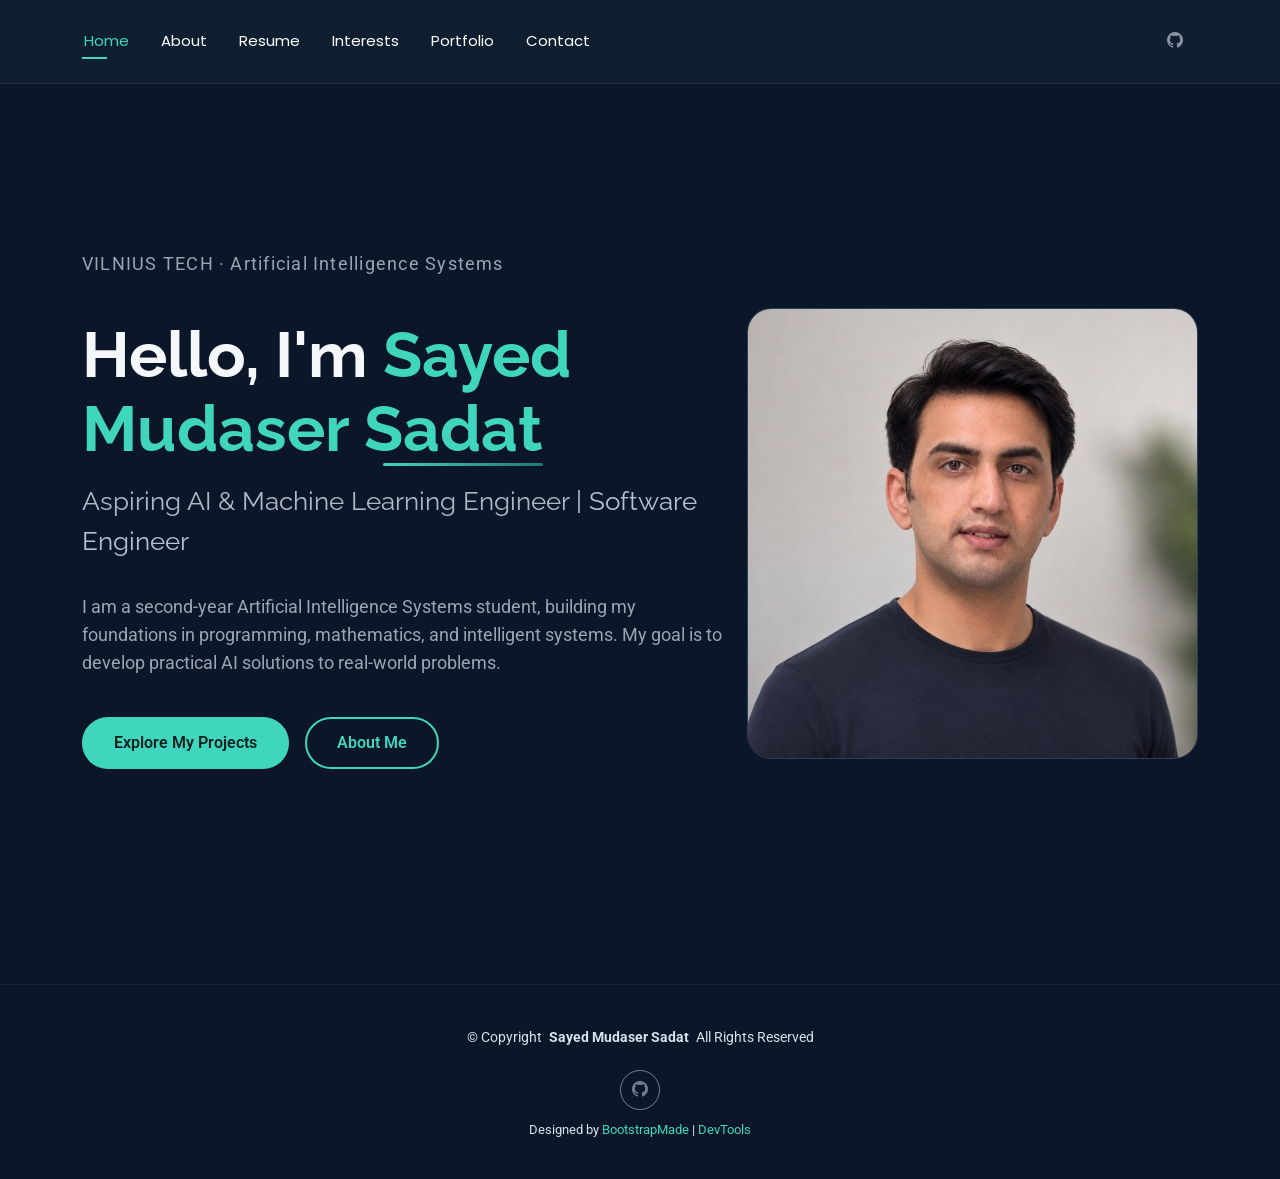
<file: index.html>
<!DOCTYPE html>
<html lang="en">

<head>
  <meta charset="utf-8">
  <meta content="width=device-width, initial-scale=1.0" name="viewport">
  <title>My CV</title>
  <meta name="description" content="Sayed Mudaser Sadat CV page">
  <meta name="author" content="Sayed Mudaser Sadat">
  <meta name="keywords" content="">

  <!-- Favicons -->
  <link href="assets/img/favicon.svg" rel="icon">
  <link href="assets/img/favicon.svg" rel="apple-touch-icon">

  <!-- Fonts -->
  <link href="https://fonts.googleapis.com" rel="preconnect">
  <link href="https://fonts.gstatic.com" rel="preconnect" crossorigin>
  <link href="https://fonts.googleapis.com/css2?family=Roboto:ital,wght@0,100;0,300;0,400;0,500;0,700;0,900;1,100;1,300;1,400;1,500;1,700;1,900&family=Poppins:ital,wght@0,100;0,200;0,300;0,400;0,500;0,600;0,700;0,800;0,900;1,100;1,200;1,300;1,400;1,500;1,600;1,700;1,800;1,900&family=Raleway:ital,wght@0,100;0,200;0,300;0,400;0,500;0,600;0,700;0,800;0,900;1,100;1,200;1,300;1,400;1,500;1,600;1,700;1,800;1,900&display=swap" rel="stylesheet">

  <!-- Vendor CSS Files -->
  <link href="assets/vendor/bootstrap/css/bootstrap.min.css" rel="stylesheet">
  <link href="assets/vendor/bootstrap-icons/bootstrap-icons.css" rel="stylesheet">
  <link href="assets/vendor/aos/aos.css" rel="stylesheet">
  <link href="assets/vendor/swiper/swiper-bundle.min.css" rel="stylesheet">
  <link href="assets/vendor/glightbox/css/glightbox.min.css" rel="stylesheet">

  <!-- Main CSS File -->
  <link href="assets/css/main.css" rel="stylesheet">
  <link href="assets/css/personal.css" rel="stylesheet">

  <!-- =======================================================
  * Template Name: FolioOne
  * Template URL: https://bootstrapmade.com/folioone-bootstrap-portfolio-website-template/
  * Updated: Aug 23 2025 with Bootstrap v5.3.7
  * Author: BootstrapMade.com
  * License: https://bootstrapmade.com/license/
  ======================================================== -->
</head>

<body class="index-page"><a class="skip-link" href="#main-content">Skip to content</a>

  <header id="header" class="header d-flex align-items-center light-background sticky-top">
    <div class="container position-relative d-flex align-items-center justify-content-between">

      <!-- <a href="index.html" class="logo d-flex align-items-center me-auto me-xl-0">
      <img src="assets/img/logo.webp" alt="">
      <h1 class="sitename">FolioOne</h1> 
    </a> -->

      <nav id="navmenu" class="navmenu">
        <ul>
          <li><a href="index.html" class="active" aria-current="page">Home</a></li>
          <li><a href="about.html">About</a></li>
          <li><a href="resume.html">Resume</a></li>
          <li><a href="services.html">Interests</a></li>
          <li><a href="portfolio.html">Portfolio</a></li>
          <li><a href="contact.html">Contact</a></li>
        </ul>
        <i class="mobile-nav-toggle d-xl-none bi bi-list"></i>
      </nav>

      <div class="header-social-links"><a href="https://github.com/modasersadat04" aria-label="Sayed on GitHub"><i class="bi bi-github" aria-hidden="true"></i></a></div>

    </div>
  </header>

  <main id="main-content" class="main"><section id="hero" class="hero section"><div class="container"><div class="row gy-5 align-items-center"><div class="col-lg-7"><div class="hero-content"><p class="eyebrow">VILNIUS TECH · Artificial Intelligence Systems</p><h1>Hello, I'm <span class="highlight">Sayed Mudaser Sadat</span></h1><h2>Aspiring AI &amp; Machine Learning Engineer <span class="role-secondary">| Software Engineer</span></h2><p>I am a second-year Artificial Intelligence Systems student, building my foundations in programming, mathematics, and intelligent systems. My goal is to develop practical AI solutions to real-world problems.</p><div class="hero-actions"><a href="portfolio.html" class="btn btn-primary">Explore My Projects</a><a href="about.html" class="btn btn-outline">About Me</a></div></div></div><div class="col-lg-5"><img src="assets/img/profile/sayed-mudaser-sadat.jpg" alt="Portrait of Sayed Mudaser Sadat" class="img-fluid cv-portrait" width="886" height="886"></div></div></div></section></main>

  <footer id="footer" class="footer">

    <div class="container">
      <div class="copyright text-center ">
        <p>© <span>Copyright</span> <strong class="px-1 sitename">Sayed Mudaser Sadat</strong> <span>All Rights Reserved<br></span></p>
      </div>
      <div class="social-links d-flex justify-content-center"><a href="https://github.com/modasersadat04" aria-label="Sayed on GitHub"><i class="bi bi-github" aria-hidden="true"></i></a></div>
      <div class="credits">
        <!-- All the links in the footer should remain intact. -->
        <!-- You can delete the links only if you've purchased the pro version. -->
        <!-- Licensing information: https://bootstrapmade.com/license/ -->
        <!-- Purchase the pro version with working PHP/AJAX contact form: [buy-url] -->
        Designed by <a href="https://bootstrapmade.com/">BootstrapMade</a> | <a href="https://bootstrapmade.com/tools/">DevTools</a>
      </div>
    </div>

  </footer>

  <!-- Scroll Top -->
  <a href="#" id="scroll-top" class="scroll-top d-flex align-items-center justify-content-center"><i class="bi bi-arrow-up-short"></i></a>

  <!-- Preloader -->
  <div id="preloader"></div>

  <!-- Vendor JS Files -->
  <script src="assets/vendor/bootstrap/js/bootstrap.bundle.min.js"></script>
  <script src="assets/vendor/php-email-form/validate.js"></script>
  <script src="assets/vendor/aos/aos.js"></script>
  <script src="assets/vendor/typed.js/typed.umd.js"></script>
  <script src="assets/vendor/waypoints/noframework.waypoints.js"></script>
  <script src="assets/vendor/purecounter/purecounter_vanilla.js"></script>
  <script src="assets/vendor/swiper/swiper-bundle.min.js"></script>
  <script src="assets/vendor/imagesloaded/imagesloaded.pkgd.min.js"></script>
  <script src="assets/vendor/isotope-layout/isotope.pkgd.min.js"></script>
  <script src="assets/vendor/glightbox/js/glightbox.min.js"></script>

  <!-- Main JS File -->
  <script src="assets/js/main.js"></script>

</body>

</html>
</file>
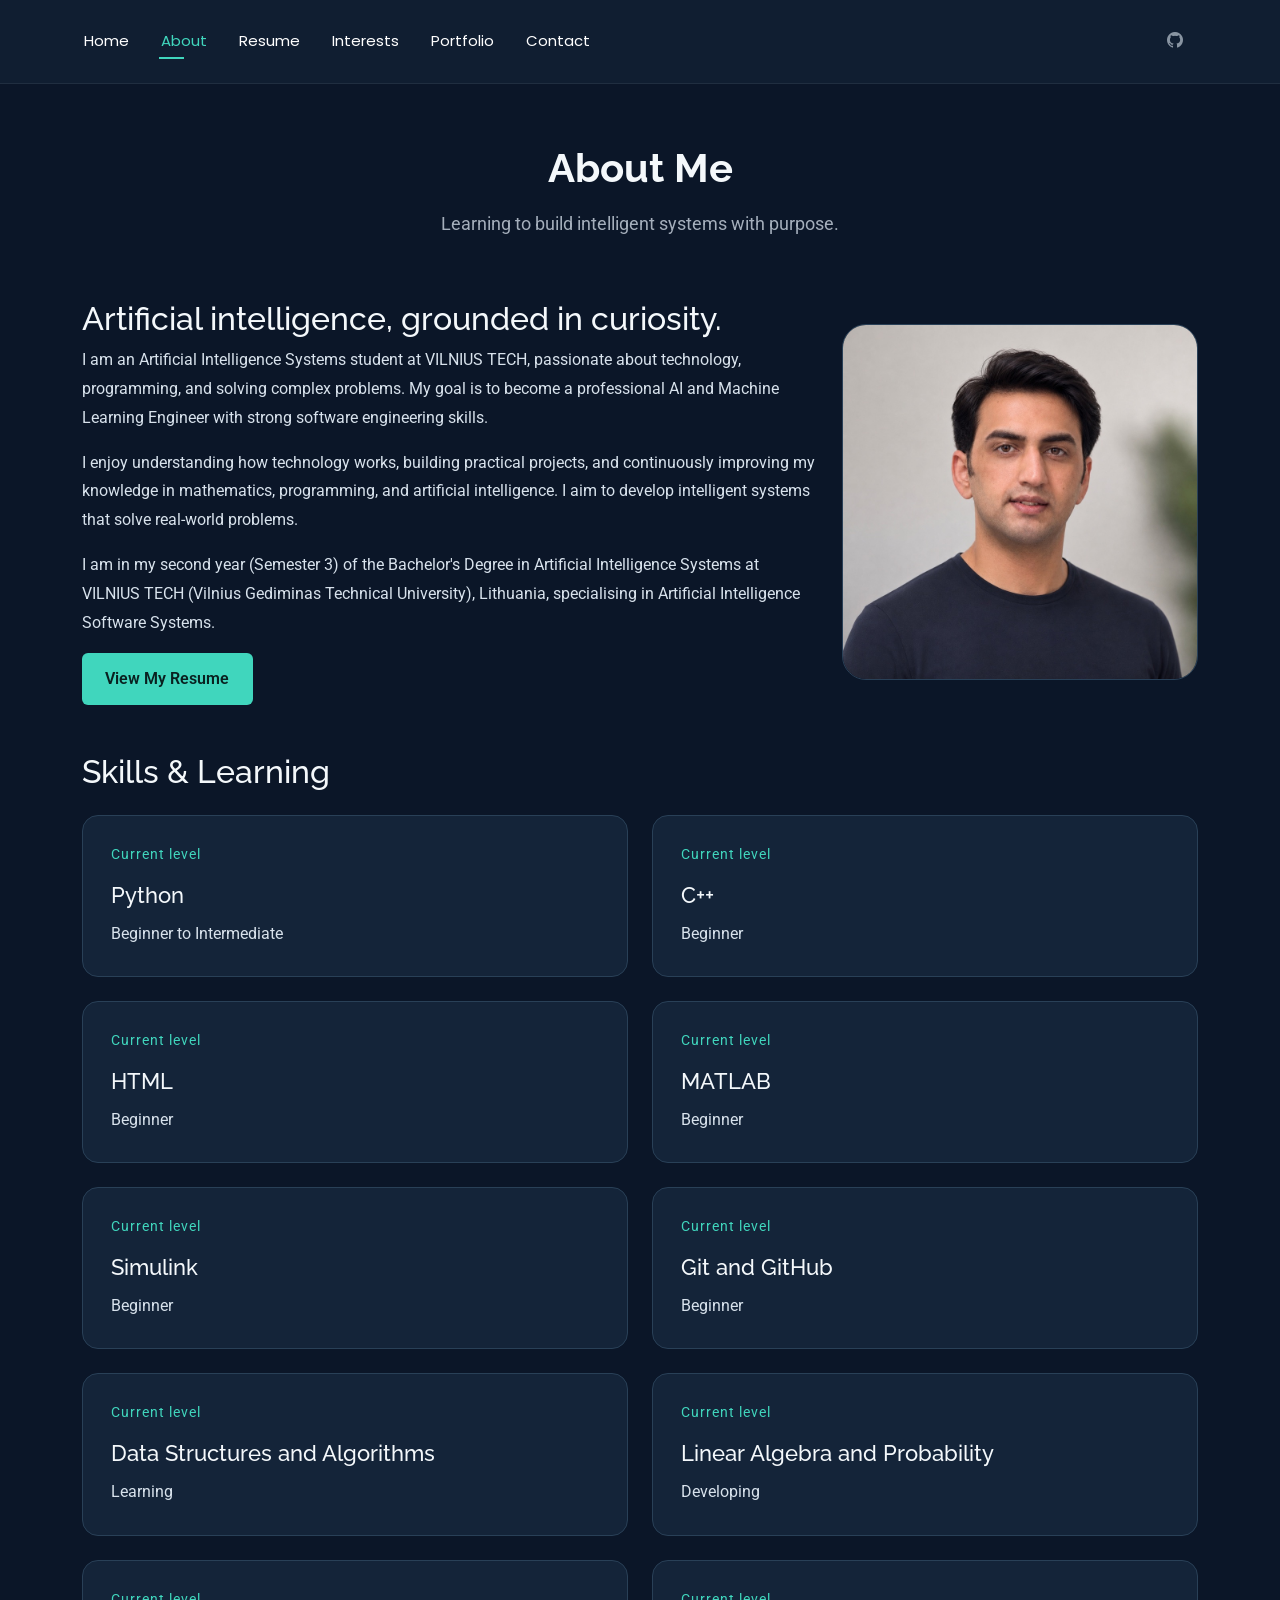
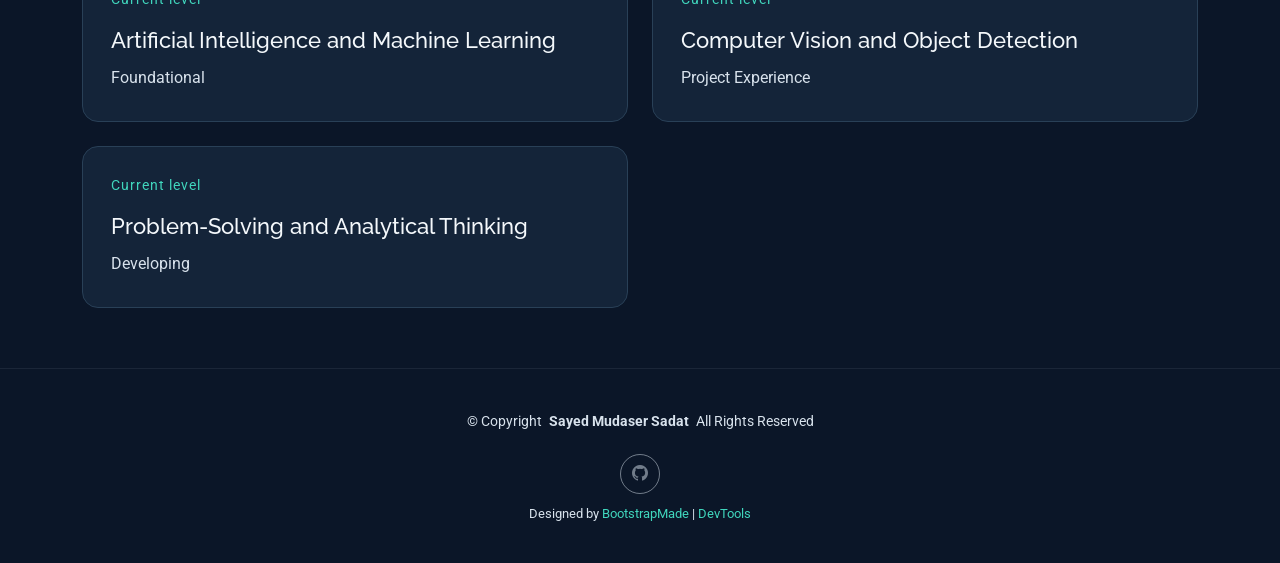
<file: about.html>
<!DOCTYPE html>
<html lang="en">

<head>
  <meta charset="utf-8">
  <meta content="width=device-width, initial-scale=1.0" name="viewport">
  <title>My CV</title>
  <meta name="description" content="Sayed Mudaser Sadat CV page">
  <meta name="author" content="Sayed Mudaser Sadat">
  <meta name="keywords" content="">

  <!-- Favicons -->
  <link href="assets/img/favicon.svg" rel="icon">
  <link href="assets/img/favicon.svg" rel="apple-touch-icon">

  <!-- Fonts -->
  <link href="https://fonts.googleapis.com" rel="preconnect">
  <link href="https://fonts.gstatic.com" rel="preconnect" crossorigin>
  <link href="https://fonts.googleapis.com/css2?family=Roboto:ital,wght@0,100;0,300;0,400;0,500;0,700;0,900;1,100;1,300;1,400;1,500;1,700;1,900&family=Poppins:ital,wght@0,100;0,200;0,300;0,400;0,500;0,600;0,700;0,800;0,900;1,100;1,200;1,300;1,400;1,500;1,600;1,700;1,800;1,900&family=Raleway:ital,wght@0,100;0,200;0,300;0,400;0,500;0,600;0,700;0,800;0,900;1,100;1,200;1,300;1,400;1,500;1,600;1,700;1,800;1,900&display=swap" rel="stylesheet">

  <!-- Vendor CSS Files -->
  <link href="assets/vendor/bootstrap/css/bootstrap.min.css" rel="stylesheet">
  <link href="assets/vendor/bootstrap-icons/bootstrap-icons.css" rel="stylesheet">
  <link href="assets/vendor/aos/aos.css" rel="stylesheet">
  <link href="assets/vendor/swiper/swiper-bundle.min.css" rel="stylesheet">
  <link href="assets/vendor/glightbox/css/glightbox.min.css" rel="stylesheet">

  <!-- Main CSS File -->
  <link href="assets/css/main.css" rel="stylesheet">
  <link href="assets/css/personal.css" rel="stylesheet">

  <!-- =======================================================
  * Template Name: FolioOne
  * Template URL: https://bootstrapmade.com/folioone-bootstrap-portfolio-website-template/
  * Updated: Aug 23 2025 with Bootstrap v5.3.7
  * Author: BootstrapMade.com
  * License: https://bootstrapmade.com/license/
  ======================================================== -->
</head>

<body class="about-page"><a class="skip-link" href="#main-content">Skip to content</a>

  <header id="header" class="header d-flex align-items-center light-background sticky-top">
    <div class="container position-relative d-flex align-items-center justify-content-between">

      <!-- <a href="index.html" class="logo d-flex align-items-center me-auto me-xl-0">
      <img src="assets/img/logo.webp" alt="">
      <h1 class="sitename">FolioOne</h1> 
    </a> -->

      <nav id="navmenu" class="navmenu">
        <ul>
          <li><a href="index.html">Home</a></li>
          <li><a href="about.html" class="active" aria-current="page">About</a></li>
          <li><a href="resume.html">Resume</a></li>
          <li><a href="services.html">Interests</a></li>
          <li><a href="portfolio.html">Portfolio</a></li>
          <li><a href="contact.html">Contact</a></li>
        </ul>
        <i class="mobile-nav-toggle d-xl-none bi bi-list"></i>
      </nav>

      <div class="header-social-links"><a href="https://github.com/modasersadat04" aria-label="Sayed on GitHub"><i class="bi bi-github" aria-hidden="true"></i></a></div>

    </div>
  </header>

  <main id="main-content" class="main"><section class="section"><div class="container"><div class="section-title"><h1>About Me</h1><p>Learning to build intelligent systems with purpose.</p></div><div class="row gy-4 align-items-center"><div class="col-lg-8"><h2>Artificial intelligence, grounded in curiosity.</h2><p>I am an Artificial Intelligence Systems student at VILNIUS TECH, passionate about technology, programming, and solving complex problems. My goal is to become a professional AI and Machine Learning Engineer with strong software engineering skills.</p><p>I enjoy understanding how technology works, building practical projects, and continuously improving my knowledge in mathematics, programming, and artificial intelligence. I aim to develop intelligent systems that solve real-world problems.</p><p>I am in my second year (Semester 3) of the Bachelor's Degree in Artificial Intelligence Systems at VILNIUS TECH (Vilnius Gediminas Technical University), Lithuania, specialising in Artificial Intelligence Software Systems.</p><a class="btn cv-button" href="resume.html">View My Resume</a></div><div class="col-lg-4"><img src="assets/img/profile/sayed-mudaser-sadat.jpg" alt="Portrait of Sayed Mudaser Sadat" class="img-fluid cv-portrait" width="886" height="886"></div></div><h2 class="mt-5 mb-4">Skills &amp; Learning</h2><div class="cv-grid"><article class="cv-card"><span class="eyebrow">Current level</span><h2>Python</h2><p>Beginner to Intermediate</p></article><article class="cv-card"><span class="eyebrow">Current level</span><h2>C++</h2><p>Beginner</p></article><article class="cv-card"><span class="eyebrow">Current level</span><h2>HTML</h2><p>Beginner</p></article><article class="cv-card"><span class="eyebrow">Current level</span><h2>MATLAB</h2><p>Beginner</p></article><article class="cv-card"><span class="eyebrow">Current level</span><h2>Simulink</h2><p>Beginner</p></article><article class="cv-card"><span class="eyebrow">Current level</span><h2>Git and GitHub</h2><p>Beginner</p></article><article class="cv-card"><span class="eyebrow">Current level</span><h2>Data Structures and Algorithms</h2><p>Learning</p></article><article class="cv-card"><span class="eyebrow">Current level</span><h2>Linear Algebra and Probability</h2><p>Developing</p></article><article class="cv-card"><span class="eyebrow">Current level</span><h2>Artificial Intelligence and Machine Learning</h2><p>Foundational</p></article><article class="cv-card"><span class="eyebrow">Current level</span><h2>Computer Vision and Object Detection</h2><p>Project Experience</p></article><article class="cv-card"><span class="eyebrow">Current level</span><h2>Problem-Solving and Analytical Thinking</h2><p>Developing</p></article></div></div></section></main>

  <footer id="footer" class="footer">

    <div class="container">
      <div class="copyright text-center ">
        <p>© <span>Copyright</span> <strong class="px-1 sitename">Sayed Mudaser Sadat</strong> <span>All Rights Reserved<br></span></p>
      </div>
      <div class="social-links d-flex justify-content-center"><a href="https://github.com/modasersadat04" aria-label="Sayed on GitHub"><i class="bi bi-github" aria-hidden="true"></i></a></div>
      <div class="credits">
        <!-- All the links in the footer should remain intact. -->
        <!-- You can delete the links only if you've purchased the pro version. -->
        <!-- Licensing information: https://bootstrapmade.com/license/ -->
        <!-- Purchase the pro version with working PHP/AJAX contact form: [buy-url] -->
        Designed by <a href="https://bootstrapmade.com/">BootstrapMade</a> | <a href="https://bootstrapmade.com/tools/">DevTools</a>
      </div>
    </div>

  </footer>

  <!-- Scroll Top -->
  <a href="#" id="scroll-top" class="scroll-top d-flex align-items-center justify-content-center"><i class="bi bi-arrow-up-short"></i></a>

  <!-- Preloader -->
  <div id="preloader"></div>

  <!-- Vendor JS Files -->
  <script src="assets/vendor/bootstrap/js/bootstrap.bundle.min.js"></script>
  <script src="assets/vendor/php-email-form/validate.js"></script>
  <script src="assets/vendor/aos/aos.js"></script>
  <script src="assets/vendor/typed.js/typed.umd.js"></script>
  <script src="assets/vendor/waypoints/noframework.waypoints.js"></script>
  <script src="assets/vendor/purecounter/purecounter_vanilla.js"></script>
  <script src="assets/vendor/swiper/swiper-bundle.min.js"></script>
  <script src="assets/vendor/imagesloaded/imagesloaded.pkgd.min.js"></script>
  <script src="assets/vendor/isotope-layout/isotope.pkgd.min.js"></script>
  <script src="assets/vendor/glightbox/js/glightbox.min.js"></script>

  <!-- Main JS File -->
  <script src="assets/js/main.js"></script>

</body>

</html>
</file>
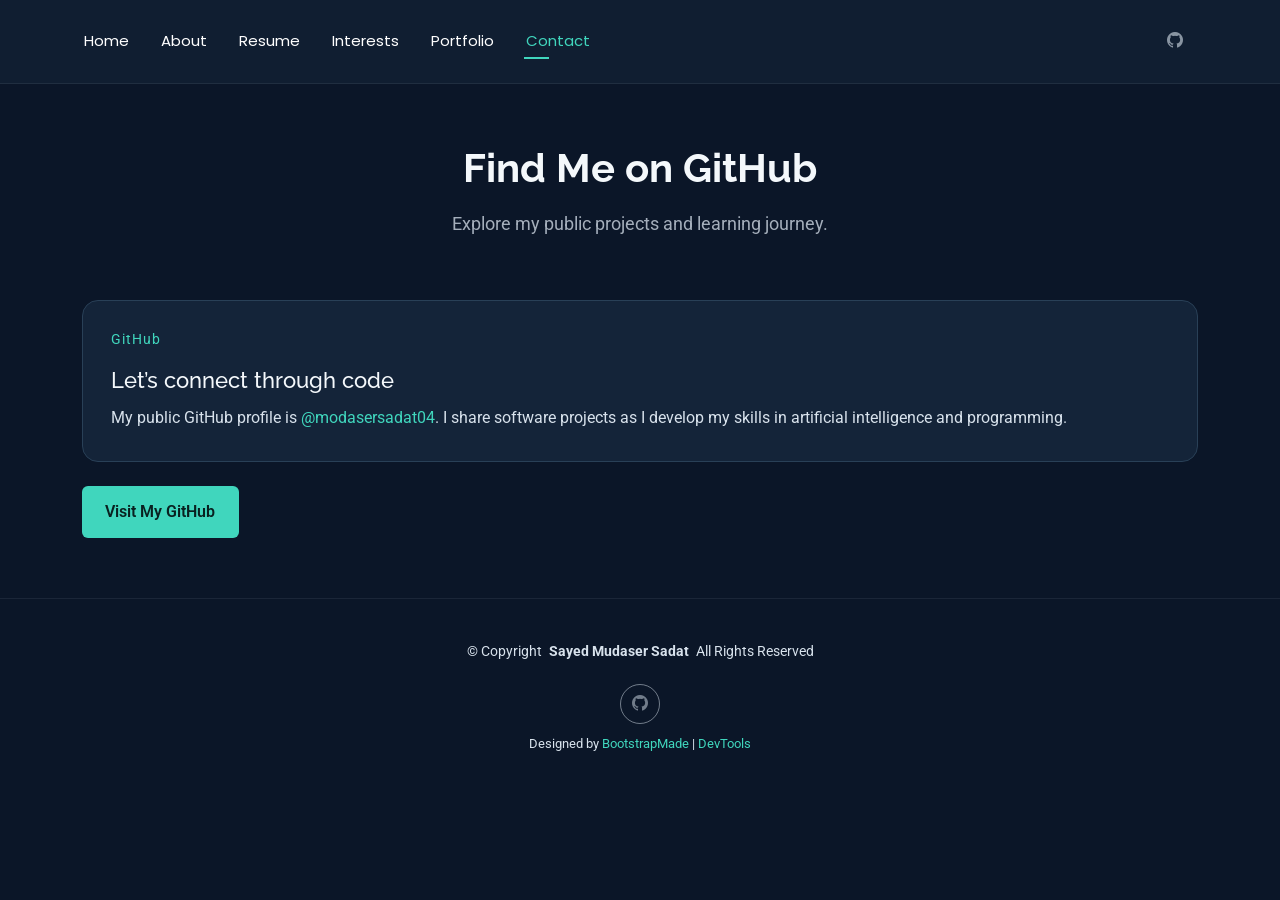
<file: contact.html>
<!DOCTYPE html>
<html lang="en">

<head>
  <meta charset="utf-8">
  <meta content="width=device-width, initial-scale=1.0" name="viewport">
  <title>My CV</title>
  <meta name="description" content="Sayed Mudaser Sadat CV page">
  <meta name="author" content="Sayed Mudaser Sadat">
  <meta name="keywords" content="">

  <!-- Favicons -->
  <link href="assets/img/favicon.svg" rel="icon">
  <link href="assets/img/favicon.svg" rel="apple-touch-icon">

  <!-- Fonts -->
  <link href="https://fonts.googleapis.com" rel="preconnect">
  <link href="https://fonts.gstatic.com" rel="preconnect" crossorigin>
  <link href="https://fonts.googleapis.com/css2?family=Roboto:ital,wght@0,100;0,300;0,400;0,500;0,700;0,900;1,100;1,300;1,400;1,500;1,700;1,900&family=Poppins:ital,wght@0,100;0,200;0,300;0,400;0,500;0,600;0,700;0,800;0,900;1,100;1,200;1,300;1,400;1,500;1,600;1,700;1,800;1,900&family=Raleway:ital,wght@0,100;0,200;0,300;0,400;0,500;0,600;0,700;0,800;0,900;1,100;1,200;1,300;1,400;1,500;1,600;1,700;1,800;1,900&display=swap" rel="stylesheet">

  <!-- Vendor CSS Files -->
  <link href="assets/vendor/bootstrap/css/bootstrap.min.css" rel="stylesheet">
  <link href="assets/vendor/bootstrap-icons/bootstrap-icons.css" rel="stylesheet">
  <link href="assets/vendor/aos/aos.css" rel="stylesheet">
  <link href="assets/vendor/swiper/swiper-bundle.min.css" rel="stylesheet">
  <link href="assets/vendor/glightbox/css/glightbox.min.css" rel="stylesheet">

  <!-- Main CSS File -->
  <link href="assets/css/main.css" rel="stylesheet">
  <link href="assets/css/personal.css" rel="stylesheet">

  <!-- =======================================================
  * Template Name: FolioOne
  * Template URL: https://bootstrapmade.com/folioone-bootstrap-portfolio-website-template/
  * Updated: Aug 23 2025 with Bootstrap v5.3.7
  * Author: BootstrapMade.com
  * License: https://bootstrapmade.com/license/
  ======================================================== -->
</head>

<body class="contact-page"><a class="skip-link" href="#main-content">Skip to content</a>

  <header id="header" class="header d-flex align-items-center light-background sticky-top">
    <div class="container position-relative d-flex align-items-center justify-content-between">

      <!-- <a href="index.html" class="logo d-flex align-items-center me-auto me-xl-0">
      <img src="assets/img/logo.webp" alt="">
      <h1 class="sitename">FolioOne</h1> 
    </a> -->

      <nav id="navmenu" class="navmenu">
        <ul>
          <li><a href="index.html">Home</a></li>
          <li><a href="about.html">About</a></li>
          <li><a href="resume.html">Resume</a></li>
          <li><a href="services.html">Interests</a></li>
          <li><a href="portfolio.html">Portfolio</a></li>
          <li><a href="contact.html" class="active" aria-current="page">Contact</a></li>
        </ul>
        <i class="mobile-nav-toggle d-xl-none bi bi-list"></i>
      </nav>

      <div class="header-social-links"><a href="https://github.com/modasersadat04" aria-label="Sayed on GitHub"><i class="bi bi-github" aria-hidden="true"></i></a></div>

    </div>
  </header>

  <main id="main-content" class="main"><section class="section"><div class="container"><div class="section-title"><h1>Find Me on GitHub</h1><p>Explore my public projects and learning journey.</p></div><article class="cv-card"><span class="eyebrow">GitHub</span><h2>Let’s connect through code</h2><p>My public GitHub profile is <a href="https://github.com/modasersadat04">@modasersadat04</a>. I share software projects as I develop my skills in artificial intelligence and programming.</p></article><a class="btn cv-button mt-4" href="https://github.com/modasersadat04">Visit My GitHub</a></div></section></main>

  <footer id="footer" class="footer">

    <div class="container">
      <div class="copyright text-center ">
        <p>© <span>Copyright</span> <strong class="px-1 sitename">Sayed Mudaser Sadat</strong> <span>All Rights Reserved<br></span></p>
      </div>
      <div class="social-links d-flex justify-content-center"><a href="https://github.com/modasersadat04" aria-label="Sayed on GitHub"><i class="bi bi-github" aria-hidden="true"></i></a></div>
      <div class="credits">
        <!-- All the links in the footer should remain intact. -->
        <!-- You can delete the links only if you've purchased the pro version. -->
        <!-- Licensing information: https://bootstrapmade.com/license/ -->
        <!-- Purchase the pro version with working PHP/AJAX contact form: [buy-url] -->
        Designed by <a href="https://bootstrapmade.com/">BootstrapMade</a> | <a href="https://bootstrapmade.com/tools/">DevTools</a>
      </div>
    </div>

  </footer>

  <!-- Scroll Top -->
  <a href="#" id="scroll-top" class="scroll-top d-flex align-items-center justify-content-center"><i class="bi bi-arrow-up-short"></i></a>

  <!-- Preloader -->
  <div id="preloader"></div>

  <!-- Vendor JS Files -->
  <script src="assets/vendor/bootstrap/js/bootstrap.bundle.min.js"></script>
  <script src="assets/vendor/php-email-form/validate.js"></script>
  <script src="assets/vendor/aos/aos.js"></script>
  <script src="assets/vendor/typed.js/typed.umd.js"></script>
  <script src="assets/vendor/waypoints/noframework.waypoints.js"></script>
  <script src="assets/vendor/purecounter/purecounter_vanilla.js"></script>
  <script src="assets/vendor/swiper/swiper-bundle.min.js"></script>
  <script src="assets/vendor/imagesloaded/imagesloaded.pkgd.min.js"></script>
  <script src="assets/vendor/isotope-layout/isotope.pkgd.min.js"></script>
  <script src="assets/vendor/glightbox/js/glightbox.min.js"></script>

  <!-- Main JS File -->
  <script src="assets/js/main.js"></script>

</body>

</html>
</file>
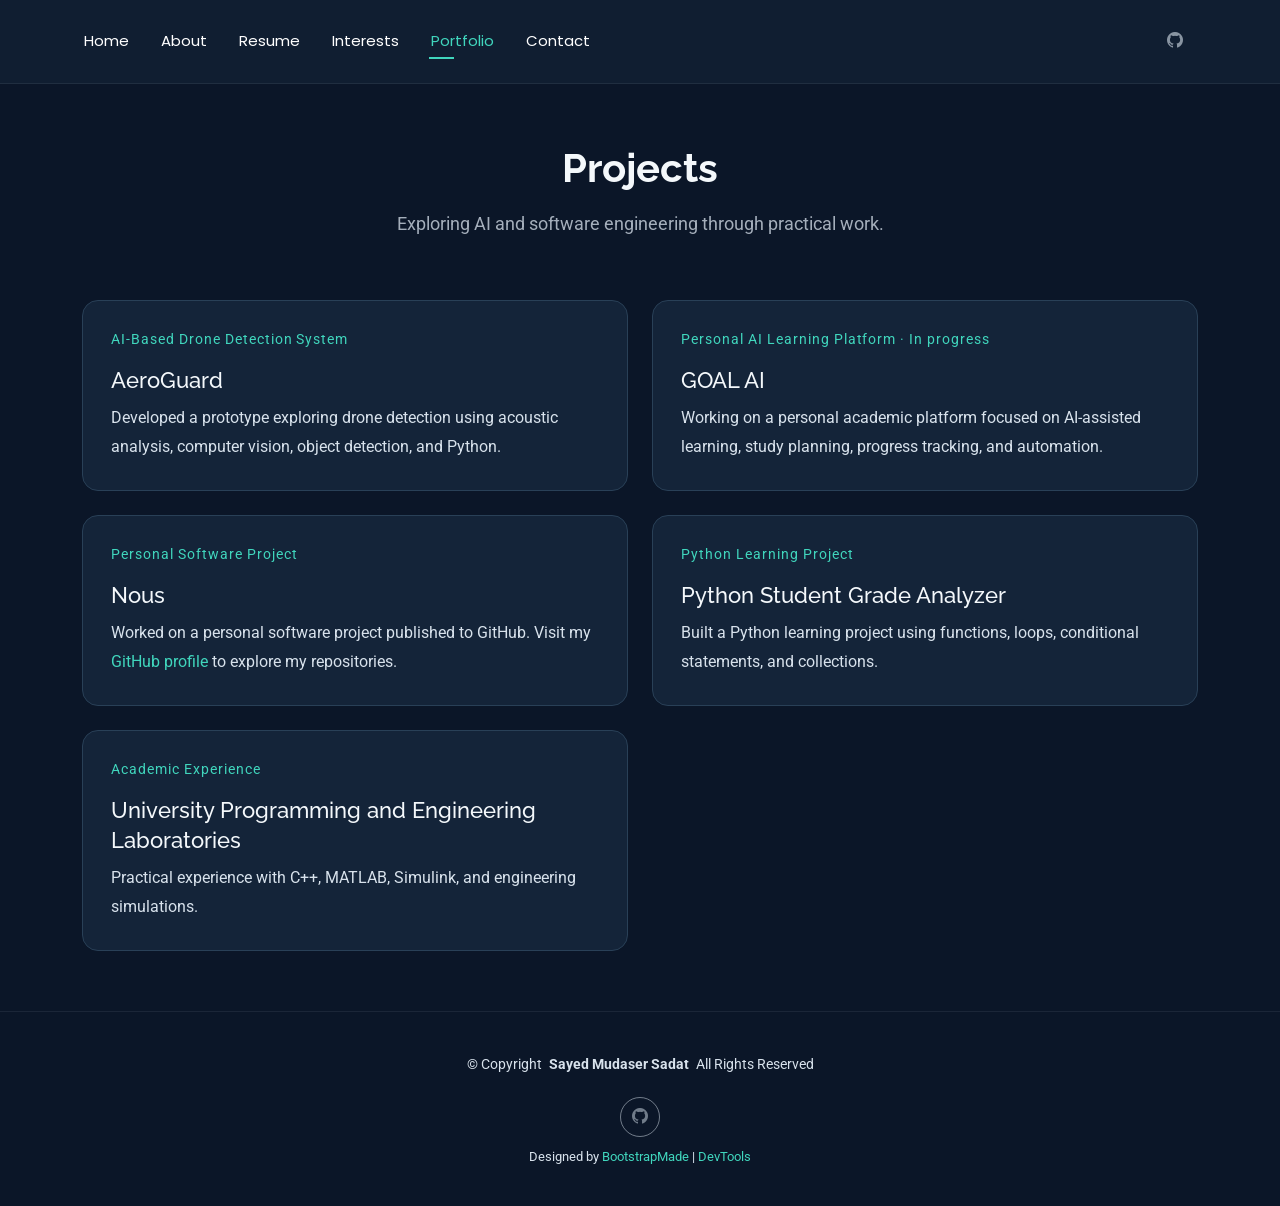
<file: portfolio.html>
<!DOCTYPE html>
<html lang="en">

<head>
  <meta charset="utf-8">
  <meta content="width=device-width, initial-scale=1.0" name="viewport">
  <title>My CV</title>
  <meta name="description" content="Sayed Mudaser Sadat CV page">
  <meta name="author" content="Sayed Mudaser Sadat">
  <meta name="keywords" content="">

  <!-- Favicons -->
  <link href="assets/img/favicon.svg" rel="icon">
  <link href="assets/img/favicon.svg" rel="apple-touch-icon">

  <!-- Fonts -->
  <link href="https://fonts.googleapis.com" rel="preconnect">
  <link href="https://fonts.gstatic.com" rel="preconnect" crossorigin>
  <link href="https://fonts.googleapis.com/css2?family=Roboto:ital,wght@0,100;0,300;0,400;0,500;0,700;0,900;1,100;1,300;1,400;1,500;1,700;1,900&family=Poppins:ital,wght@0,100;0,200;0,300;0,400;0,500;0,600;0,700;0,800;0,900;1,100;1,200;1,300;1,400;1,500;1,600;1,700;1,800;1,900&family=Raleway:ital,wght@0,100;0,200;0,300;0,400;0,500;0,600;0,700;0,800;0,900;1,100;1,200;1,300;1,400;1,500;1,600;1,700;1,800;1,900&display=swap" rel="stylesheet">

  <!-- Vendor CSS Files -->
  <link href="assets/vendor/bootstrap/css/bootstrap.min.css" rel="stylesheet">
  <link href="assets/vendor/bootstrap-icons/bootstrap-icons.css" rel="stylesheet">
  <link href="assets/vendor/aos/aos.css" rel="stylesheet">
  <link href="assets/vendor/swiper/swiper-bundle.min.css" rel="stylesheet">
  <link href="assets/vendor/glightbox/css/glightbox.min.css" rel="stylesheet">

  <!-- Main CSS File -->
  <link href="assets/css/main.css" rel="stylesheet">
  <link href="assets/css/personal.css" rel="stylesheet">

  <!-- =======================================================
  * Template Name: FolioOne
  * Template URL: https://bootstrapmade.com/folioone-bootstrap-portfolio-website-template/
  * Updated: Aug 23 2025 with Bootstrap v5.3.7
  * Author: BootstrapMade.com
  * License: https://bootstrapmade.com/license/
  ======================================================== -->
</head>

<body class="portfolio-page"><a class="skip-link" href="#main-content">Skip to content</a>

  <header id="header" class="header d-flex align-items-center light-background sticky-top">
    <div class="container position-relative d-flex align-items-center justify-content-between">

      <!-- <a href="index.html" class="logo d-flex align-items-center me-auto me-xl-0">
      <img src="assets/img/logo.webp" alt="">
      <h1 class="sitename">FolioOne</h1> 
    </a> -->

      <nav id="navmenu" class="navmenu">
        <ul>
          <li><a href="index.html">Home</a></li>
          <li><a href="about.html">About</a></li>
          <li><a href="resume.html">Resume</a></li>
          <li><a href="services.html">Interests</a></li>
          <li><a href="portfolio.html" class="active" aria-current="page">Portfolio</a></li>
          <li><a href="contact.html">Contact</a></li>
        </ul>
        <i class="mobile-nav-toggle d-xl-none bi bi-list"></i>
      </nav>

      <div class="header-social-links"><a href="https://github.com/modasersadat04" aria-label="Sayed on GitHub"><i class="bi bi-github" aria-hidden="true"></i></a></div>

    </div>
  </header>

  <main id="main-content" class="main"><section class="section"><div class="container"><div class="section-title"><h1>Projects</h1><p>Exploring AI and software engineering through practical work.</p></div><div class="cv-grid"><article class="cv-card"><span class="eyebrow">AI-Based Drone Detection System</span><h2>AeroGuard</h2><p>Developed a prototype exploring drone detection using acoustic analysis, computer vision, object detection, and Python.</p></article><article class="cv-card"><span class="eyebrow">Personal AI Learning Platform · In progress</span><h2>GOAL AI</h2><p>Working on a personal academic platform focused on AI-assisted learning, study planning, progress tracking, and automation.</p></article><article class="cv-card"><span class="eyebrow">Personal Software Project</span><h2>Nous</h2><p>Worked on a personal software project published to GitHub. Visit my <a href="https://github.com/modasersadat04">GitHub profile</a> to explore my repositories.</p></article><article class="cv-card"><span class="eyebrow">Python Learning Project</span><h2>Python Student Grade Analyzer</h2><p>Built a Python learning project using functions, loops, conditional statements, and collections.</p></article><article class="cv-card"><span class="eyebrow">Academic Experience</span><h2>University Programming and Engineering Laboratories</h2><p>Practical experience with C++, MATLAB, Simulink, and engineering simulations.</p></article></div></div></section></main>

  <footer id="footer" class="footer">

    <div class="container">
      <div class="copyright text-center ">
        <p>© <span>Copyright</span> <strong class="px-1 sitename">Sayed Mudaser Sadat</strong> <span>All Rights Reserved<br></span></p>
      </div>
      <div class="social-links d-flex justify-content-center"><a href="https://github.com/modasersadat04" aria-label="Sayed on GitHub"><i class="bi bi-github" aria-hidden="true"></i></a></div>
      <div class="credits">
        <!-- All the links in the footer should remain intact. -->
        <!-- You can delete the links only if you've purchased the pro version. -->
        <!-- Licensing information: https://bootstrapmade.com/license/ -->
        <!-- Purchase the pro version with working PHP/AJAX contact form: [buy-url] -->
        Designed by <a href="https://bootstrapmade.com/">BootstrapMade</a> | <a href="https://bootstrapmade.com/tools/">DevTools</a>
      </div>
    </div>

  </footer>

  <!-- Scroll Top -->
  <a href="#" id="scroll-top" class="scroll-top d-flex align-items-center justify-content-center"><i class="bi bi-arrow-up-short"></i></a>

  <!-- Preloader -->
  <div id="preloader"></div>

  <!-- Vendor JS Files -->
  <script src="assets/vendor/bootstrap/js/bootstrap.bundle.min.js"></script>
  <script src="assets/vendor/php-email-form/validate.js"></script>
  <script src="assets/vendor/aos/aos.js"></script>
  <script src="assets/vendor/typed.js/typed.umd.js"></script>
  <script src="assets/vendor/waypoints/noframework.waypoints.js"></script>
  <script src="assets/vendor/purecounter/purecounter_vanilla.js"></script>
  <script src="assets/vendor/swiper/swiper-bundle.min.js"></script>
  <script src="assets/vendor/imagesloaded/imagesloaded.pkgd.min.js"></script>
  <script src="assets/vendor/isotope-layout/isotope.pkgd.min.js"></script>
  <script src="assets/vendor/glightbox/js/glightbox.min.js"></script>

  <!-- Main JS File -->
  <script src="assets/js/main.js"></script>

</body>

</html>
</file>
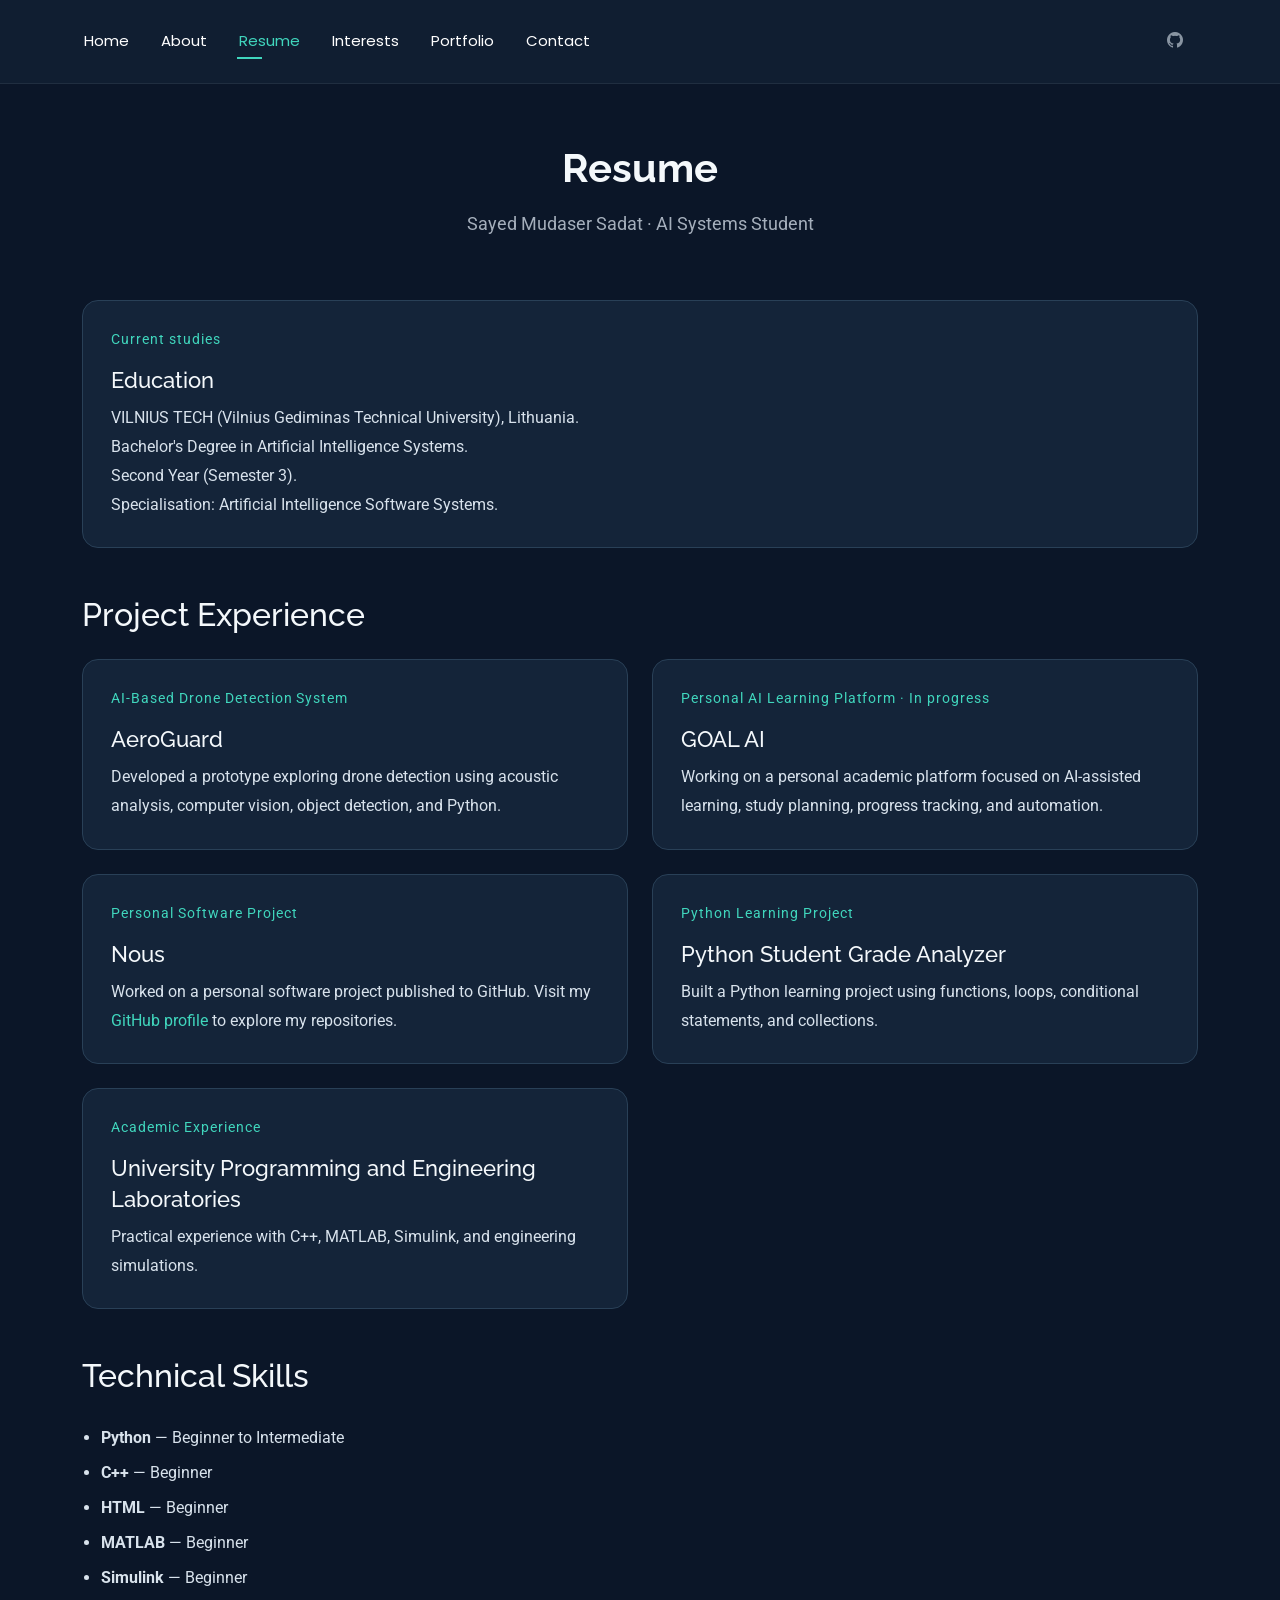
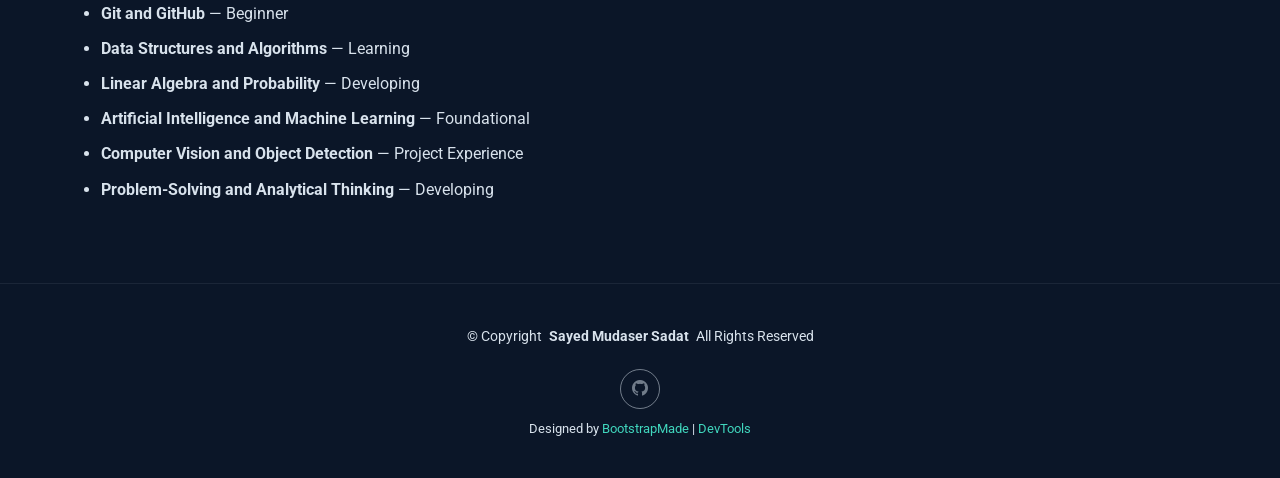
<file: resume.html>
<!DOCTYPE html>
<html lang="en">

<head>
  <meta charset="utf-8">
  <meta content="width=device-width, initial-scale=1.0" name="viewport">
  <title>My CV</title>
  <meta name="description" content="Sayed Mudaser Sadat CV page">
  <meta name="author" content="Sayed Mudaser Sadat">
  <meta name="keywords" content="">

  <!-- Favicons -->
  <link href="assets/img/favicon.svg" rel="icon">
  <link href="assets/img/favicon.svg" rel="apple-touch-icon">

  <!-- Fonts -->
  <link href="https://fonts.googleapis.com" rel="preconnect">
  <link href="https://fonts.gstatic.com" rel="preconnect" crossorigin>
  <link href="https://fonts.googleapis.com/css2?family=Roboto:ital,wght@0,100;0,300;0,400;0,500;0,700;0,900;1,100;1,300;1,400;1,500;1,700;1,900&family=Poppins:ital,wght@0,100;0,200;0,300;0,400;0,500;0,600;0,700;0,800;0,900;1,100;1,200;1,300;1,400;1,500;1,600;1,700;1,800;1,900&family=Raleway:ital,wght@0,100;0,200;0,300;0,400;0,500;0,600;0,700;0,800;0,900;1,100;1,200;1,300;1,400;1,500;1,600;1,700;1,800;1,900&display=swap" rel="stylesheet">

  <!-- Vendor CSS Files -->
  <link href="assets/vendor/bootstrap/css/bootstrap.min.css" rel="stylesheet">
  <link href="assets/vendor/bootstrap-icons/bootstrap-icons.css" rel="stylesheet">
  <link href="assets/vendor/aos/aos.css" rel="stylesheet">
  <link href="assets/vendor/swiper/swiper-bundle.min.css" rel="stylesheet">
  <link href="assets/vendor/glightbox/css/glightbox.min.css" rel="stylesheet">

  <!-- Main CSS File -->
  <link href="assets/css/main.css" rel="stylesheet">
  <link href="assets/css/personal.css" rel="stylesheet">

  <!-- =======================================================
  * Template Name: FolioOne
  * Template URL: https://bootstrapmade.com/folioone-bootstrap-portfolio-website-template/
  * Updated: Aug 23 2025 with Bootstrap v5.3.7
  * Author: BootstrapMade.com
  * License: https://bootstrapmade.com/license/
  ======================================================== -->
</head>

<body class="resume-page"><a class="skip-link" href="#main-content">Skip to content</a>

  <header id="header" class="header d-flex align-items-center light-background sticky-top">
    <div class="container position-relative d-flex align-items-center justify-content-between">

      <!-- <a href="index.html" class="logo d-flex align-items-center me-auto me-xl-0">
      <img src="assets/img/logo.webp" alt="">
      <h1 class="sitename">FolioOne</h1> 
    </a> -->

      <nav id="navmenu" class="navmenu">
        <ul>
          <li><a href="index.html">Home</a></li>
          <li><a href="about.html">About</a></li>
          <li><a href="resume.html" class="active" aria-current="page">Resume</a></li>
          <li><a href="services.html">Interests</a></li>
          <li><a href="portfolio.html">Portfolio</a></li>
          <li><a href="contact.html">Contact</a></li>
        </ul>
        <i class="mobile-nav-toggle d-xl-none bi bi-list"></i>
      </nav>

      <div class="header-social-links"><a href="https://github.com/modasersadat04" aria-label="Sayed on GitHub"><i class="bi bi-github" aria-hidden="true"></i></a></div>

    </div>
  </header>

  <main id="main-content" class="main"><section class="section"><div class="container"><div class="section-title"><h1>Resume</h1><p>Sayed Mudaser Sadat · AI Systems Student</p></div><article class="cv-card"><span class="eyebrow">Current studies</span><h2>Education</h2><p>VILNIUS TECH (Vilnius Gediminas Technical University), Lithuania.<br>Bachelor's Degree in Artificial Intelligence Systems.<br>Second Year (Semester 3).<br>Specialisation: Artificial Intelligence Software Systems.</p></article><h2 class="mt-5 mb-4">Project Experience</h2><div class="cv-grid"><article class="cv-card"><span class="eyebrow">AI-Based Drone Detection System</span><h2>AeroGuard</h2><p>Developed a prototype exploring drone detection using acoustic analysis, computer vision, object detection, and Python.</p></article><article class="cv-card"><span class="eyebrow">Personal AI Learning Platform · In progress</span><h2>GOAL AI</h2><p>Working on a personal academic platform focused on AI-assisted learning, study planning, progress tracking, and automation.</p></article><article class="cv-card"><span class="eyebrow">Personal Software Project</span><h2>Nous</h2><p>Worked on a personal software project published to GitHub. Visit my <a href="https://github.com/modasersadat04">GitHub profile</a> to explore my repositories.</p></article><article class="cv-card"><span class="eyebrow">Python Learning Project</span><h2>Python Student Grade Analyzer</h2><p>Built a Python learning project using functions, loops, conditional statements, and collections.</p></article><article class="cv-card"><span class="eyebrow">Academic Experience</span><h2>University Programming and Engineering Laboratories</h2><p>Practical experience with C++, MATLAB, Simulink, and engineering simulations.</p></article></div><h2 class="mt-5 mb-4">Technical Skills</h2><ul class="skill-list"><li><strong>Python</strong> — Beginner to Intermediate</li><li><strong>C++</strong> — Beginner</li><li><strong>HTML</strong> — Beginner</li><li><strong>MATLAB</strong> — Beginner</li><li><strong>Simulink</strong> — Beginner</li><li><strong>Git and GitHub</strong> — Beginner</li><li><strong>Data Structures and Algorithms</strong> — Learning</li><li><strong>Linear Algebra and Probability</strong> — Developing</li><li><strong>Artificial Intelligence and Machine Learning</strong> — Foundational</li><li><strong>Computer Vision and Object Detection</strong> — Project Experience</li><li><strong>Problem-Solving and Analytical Thinking</strong> — Developing</li></ul></div></section></main>

  <footer id="footer" class="footer">

    <div class="container">
      <div class="copyright text-center ">
        <p>© <span>Copyright</span> <strong class="px-1 sitename">Sayed Mudaser Sadat</strong> <span>All Rights Reserved<br></span></p>
      </div>
      <div class="social-links d-flex justify-content-center"><a href="https://github.com/modasersadat04" aria-label="Sayed on GitHub"><i class="bi bi-github" aria-hidden="true"></i></a></div>
      <div class="credits">
        <!-- All the links in the footer should remain intact. -->
        <!-- You can delete the links only if you've purchased the pro version. -->
        <!-- Licensing information: https://bootstrapmade.com/license/ -->
        <!-- Purchase the pro version with working PHP/AJAX contact form: [buy-url] -->
        Designed by <a href="https://bootstrapmade.com/">BootstrapMade</a> | <a href="https://bootstrapmade.com/tools/">DevTools</a>
      </div>
    </div>

  </footer>

  <!-- Scroll Top -->
  <a href="#" id="scroll-top" class="scroll-top d-flex align-items-center justify-content-center"><i class="bi bi-arrow-up-short"></i></a>

  <!-- Preloader -->
  <div id="preloader"></div>

  <!-- Vendor JS Files -->
  <script src="assets/vendor/bootstrap/js/bootstrap.bundle.min.js"></script>
  <script src="assets/vendor/php-email-form/validate.js"></script>
  <script src="assets/vendor/aos/aos.js"></script>
  <script src="assets/vendor/typed.js/typed.umd.js"></script>
  <script src="assets/vendor/waypoints/noframework.waypoints.js"></script>
  <script src="assets/vendor/purecounter/purecounter_vanilla.js"></script>
  <script src="assets/vendor/swiper/swiper-bundle.min.js"></script>
  <script src="assets/vendor/imagesloaded/imagesloaded.pkgd.min.js"></script>
  <script src="assets/vendor/isotope-layout/isotope.pkgd.min.js"></script>
  <script src="assets/vendor/glightbox/js/glightbox.min.js"></script>

  <!-- Main JS File -->
  <script src="assets/js/main.js"></script>

</body>

</html>
</file>
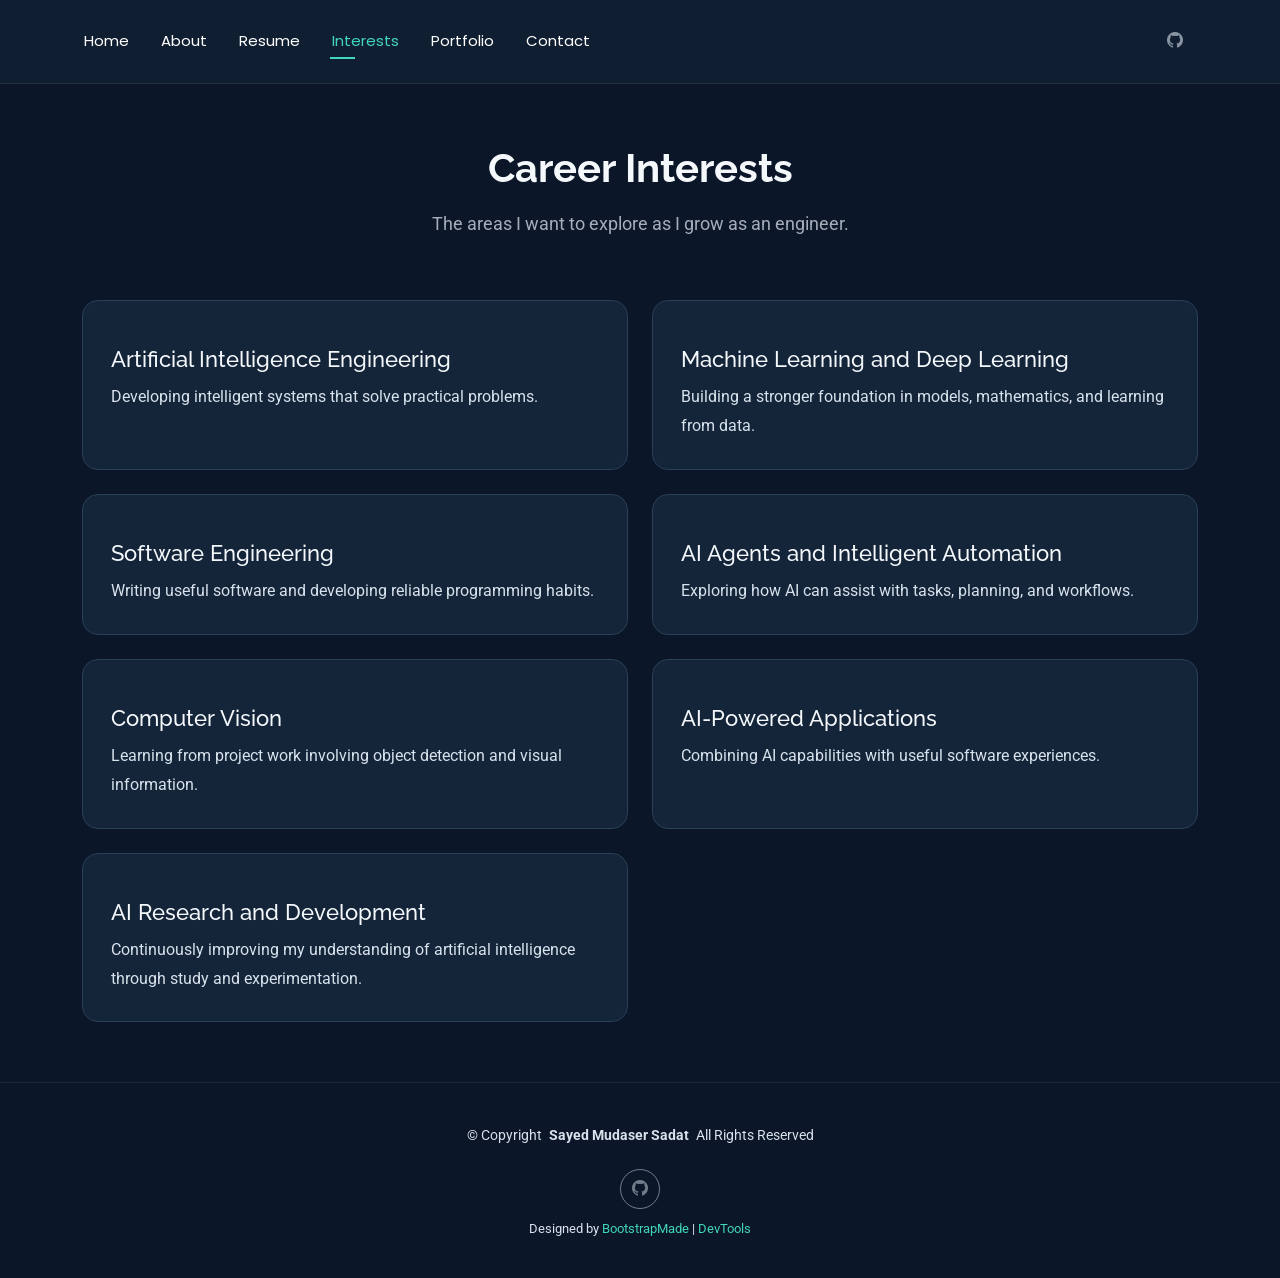
<file: services.html>
<!DOCTYPE html>
<html lang="en">

<head>
  <meta charset="utf-8">
  <meta content="width=device-width, initial-scale=1.0" name="viewport">
  <title>My CV</title>
  <meta name="description" content="Sayed Mudaser Sadat CV page">
  <meta name="author" content="Sayed Mudaser Sadat">
  <meta name="keywords" content="">

  <!-- Favicons -->
  <link href="assets/img/favicon.svg" rel="icon">
  <link href="assets/img/favicon.svg" rel="apple-touch-icon">

  <!-- Fonts -->
  <link href="https://fonts.googleapis.com" rel="preconnect">
  <link href="https://fonts.gstatic.com" rel="preconnect" crossorigin>
  <link href="https://fonts.googleapis.com/css2?family=Roboto:ital,wght@0,100;0,300;0,400;0,500;0,700;0,900;1,100;1,300;1,400;1,500;1,700;1,900&family=Poppins:ital,wght@0,100;0,200;0,300;0,400;0,500;0,600;0,700;0,800;0,900;1,100;1,200;1,300;1,400;1,500;1,600;1,700;1,800;1,900&family=Raleway:ital,wght@0,100;0,200;0,300;0,400;0,500;0,600;0,700;0,800;0,900;1,100;1,200;1,300;1,400;1,500;1,600;1,700;1,800;1,900&display=swap" rel="stylesheet">

  <!-- Vendor CSS Files -->
  <link href="assets/vendor/bootstrap/css/bootstrap.min.css" rel="stylesheet">
  <link href="assets/vendor/bootstrap-icons/bootstrap-icons.css" rel="stylesheet">
  <link href="assets/vendor/aos/aos.css" rel="stylesheet">
  <link href="assets/vendor/swiper/swiper-bundle.min.css" rel="stylesheet">
  <link href="assets/vendor/glightbox/css/glightbox.min.css" rel="stylesheet">

  <!-- Main CSS File -->
  <link href="assets/css/main.css" rel="stylesheet">
  <link href="assets/css/personal.css" rel="stylesheet">

  <!-- =======================================================
  * Template Name: FolioOne
  * Template URL: https://bootstrapmade.com/folioone-bootstrap-portfolio-website-template/
  * Updated: Aug 23 2025 with Bootstrap v5.3.7
  * Author: BootstrapMade.com
  * License: https://bootstrapmade.com/license/
  ======================================================== -->
</head>

<body class="services-page"><a class="skip-link" href="#main-content">Skip to content</a>

  <header id="header" class="header d-flex align-items-center light-background sticky-top">
    <div class="container position-relative d-flex align-items-center justify-content-between">

      <!-- <a href="index.html" class="logo d-flex align-items-center me-auto me-xl-0">
      <img src="assets/img/logo.webp" alt="">
      <h1 class="sitename">FolioOne</h1> 
    </a> -->

      <nav id="navmenu" class="navmenu">
        <ul>
          <li><a href="index.html">Home</a></li>
          <li><a href="about.html">About</a></li>
          <li><a href="resume.html">Resume</a></li>
          <li><a href="services.html" class="active" aria-current="page">Interests</a></li>
          <li><a href="portfolio.html">Portfolio</a></li>
          <li><a href="contact.html">Contact</a></li>
        </ul>
        <i class="mobile-nav-toggle d-xl-none bi bi-list"></i>
      </nav>

      <div class="header-social-links"><a href="https://github.com/modasersadat04" aria-label="Sayed on GitHub"><i class="bi bi-github" aria-hidden="true"></i></a></div>

    </div>
  </header>

  <main id="main-content" class="main"><section class="section"><div class="container"><div class="section-title"><h1>Career Interests</h1><p>The areas I want to explore as I grow as an engineer.</p></div><div class="cv-grid"><article class="cv-card"><span class="eyebrow"></span><h2>Artificial Intelligence Engineering</h2><p>Developing intelligent systems that solve practical problems.</p></article><article class="cv-card"><span class="eyebrow"></span><h2>Machine Learning and Deep Learning</h2><p>Building a stronger foundation in models, mathematics, and learning from data.</p></article><article class="cv-card"><span class="eyebrow"></span><h2>Software Engineering</h2><p>Writing useful software and developing reliable programming habits.</p></article><article class="cv-card"><span class="eyebrow"></span><h2>AI Agents and Intelligent Automation</h2><p>Exploring how AI can assist with tasks, planning, and workflows.</p></article><article class="cv-card"><span class="eyebrow"></span><h2>Computer Vision</h2><p>Learning from project work involving object detection and visual information.</p></article><article class="cv-card"><span class="eyebrow"></span><h2>AI-Powered Applications</h2><p>Combining AI capabilities with useful software experiences.</p></article><article class="cv-card"><span class="eyebrow"></span><h2>AI Research and Development</h2><p>Continuously improving my understanding of artificial intelligence through study and experimentation.</p></article></div></div></section></main>

  <footer id="footer" class="footer">

    <div class="container">
      <div class="copyright text-center ">
        <p>© <span>Copyright</span> <strong class="px-1 sitename">Sayed Mudaser Sadat</strong> <span>All Rights Reserved<br></span></p>
      </div>
      <div class="social-links d-flex justify-content-center"><a href="https://github.com/modasersadat04" aria-label="Sayed on GitHub"><i class="bi bi-github" aria-hidden="true"></i></a></div>
      <div class="credits">
        <!-- All the links in the footer should remain intact. -->
        <!-- You can delete the links only if you've purchased the pro version. -->
        <!-- Licensing information: https://bootstrapmade.com/license/ -->
        <!-- Purchase the pro version with working PHP/AJAX contact form: [buy-url] -->
        Designed by <a href="https://bootstrapmade.com/">BootstrapMade</a> | <a href="https://bootstrapmade.com/tools/">DevTools</a>
      </div>
    </div>

  </footer>

  <!-- Scroll Top -->
  <a href="#" id="scroll-top" class="scroll-top d-flex align-items-center justify-content-center"><i class="bi bi-arrow-up-short"></i></a>

  <!-- Preloader -->
  <div id="preloader"></div>

  <!-- Vendor JS Files -->
  <script src="assets/vendor/bootstrap/js/bootstrap.bundle.min.js"></script>
  <script src="assets/vendor/php-email-form/validate.js"></script>
  <script src="assets/vendor/aos/aos.js"></script>
  <script src="assets/vendor/typed.js/typed.umd.js"></script>
  <script src="assets/vendor/waypoints/noframework.waypoints.js"></script>
  <script src="assets/vendor/purecounter/purecounter_vanilla.js"></script>
  <script src="assets/vendor/swiper/swiper-bundle.min.js"></script>
  <script src="assets/vendor/imagesloaded/imagesloaded.pkgd.min.js"></script>
  <script src="assets/vendor/isotope-layout/isotope.pkgd.min.js"></script>
  <script src="assets/vendor/glightbox/js/glightbox.min.js"></script>

  <!-- Main JS File -->
  <script src="assets/js/main.js"></script>

</body>

</html>
</file>
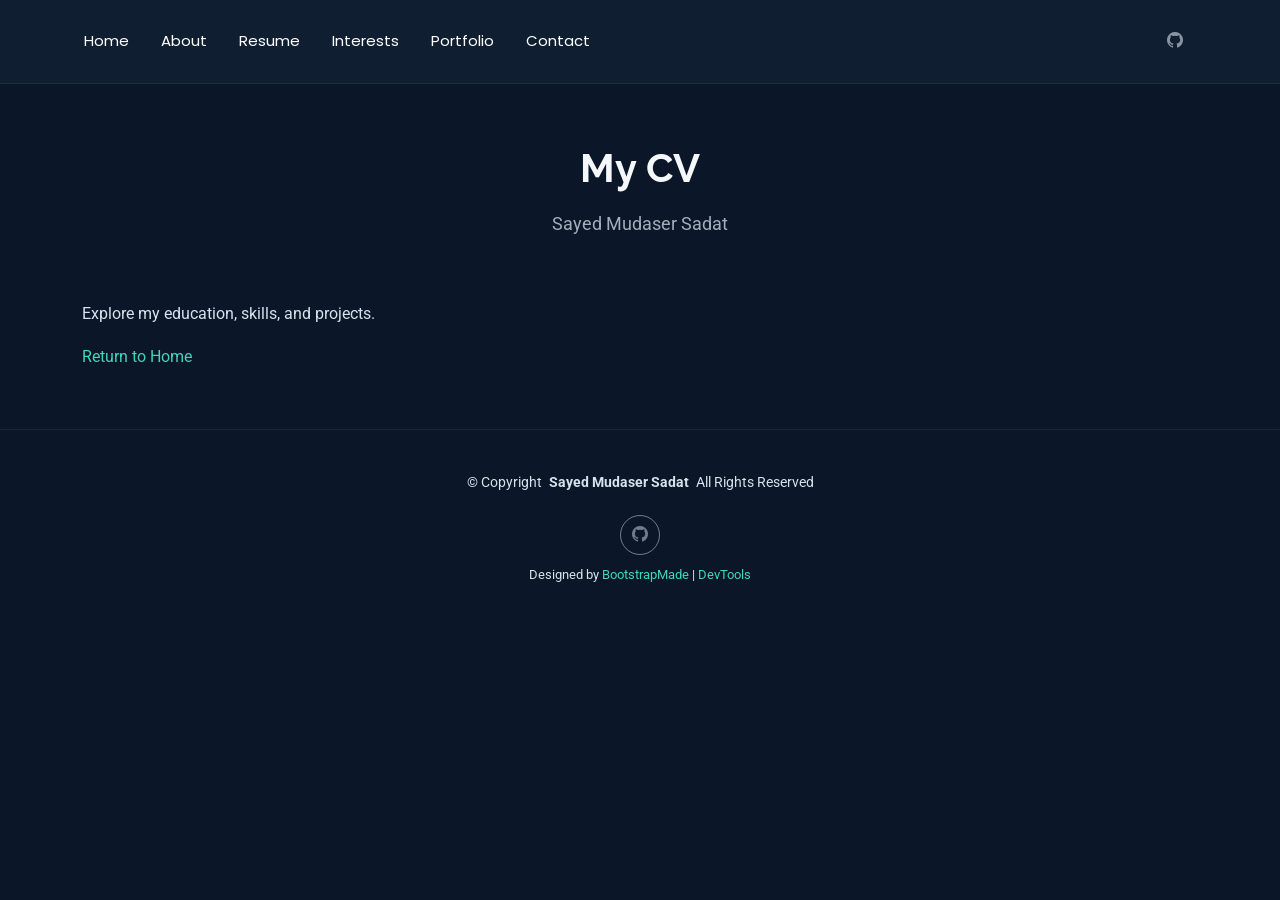
<file: starter-page.html>
<!DOCTYPE html>
<html lang="en">

<head>
  <meta charset="utf-8">
  <meta content="width=device-width, initial-scale=1.0" name="viewport">
  <title>My CV</title>
  <meta name="description" content="Sayed Mudaser Sadat CV page">
  <meta name="author" content="Sayed Mudaser Sadat">
  <meta name="keywords" content="">

  <!-- Favicons -->
  <link href="assets/img/favicon.svg" rel="icon">
  <link href="assets/img/favicon.svg" rel="apple-touch-icon">

  <!-- Fonts -->
  <link href="https://fonts.googleapis.com" rel="preconnect">
  <link href="https://fonts.gstatic.com" rel="preconnect" crossorigin>
  <link href="https://fonts.googleapis.com/css2?family=Roboto:ital,wght@0,100;0,300;0,400;0,500;0,700;0,900;1,100;1,300;1,400;1,500;1,700;1,900&family=Poppins:ital,wght@0,100;0,200;0,300;0,400;0,500;0,600;0,700;0,800;0,900;1,100;1,200;1,300;1,400;1,500;1,600;1,700;1,800;1,900&family=Raleway:ital,wght@0,100;0,200;0,300;0,400;0,500;0,600;0,700;0,800;0,900;1,100;1,200;1,300;1,400;1,500;1,600;1,700;1,800;1,900&display=swap" rel="stylesheet">

  <!-- Vendor CSS Files -->
  <link href="assets/vendor/bootstrap/css/bootstrap.min.css" rel="stylesheet">
  <link href="assets/vendor/bootstrap-icons/bootstrap-icons.css" rel="stylesheet">
  <link href="assets/vendor/aos/aos.css" rel="stylesheet">
  <link href="assets/vendor/swiper/swiper-bundle.min.css" rel="stylesheet">
  <link href="assets/vendor/glightbox/css/glightbox.min.css" rel="stylesheet">

  <!-- Main CSS File -->
  <link href="assets/css/main.css" rel="stylesheet">
  <link href="assets/css/personal.css" rel="stylesheet">

  <!-- =======================================================
  * Template Name: FolioOne
  * Template URL: https://bootstrapmade.com/folioone-bootstrap-portfolio-website-template/
  * Updated: Aug 23 2025 with Bootstrap v5.3.7
  * Author: BootstrapMade.com
  * License: https://bootstrapmade.com/license/
  ======================================================== -->
</head>

<body class="starter-page-page"><a class="skip-link" href="#main-content">Skip to content</a>

  <header id="header" class="header d-flex align-items-center light-background sticky-top">
    <div class="container position-relative d-flex align-items-center justify-content-between">

      <!-- <a href="index.html" class="logo d-flex align-items-center me-auto me-xl-0">
      <img src="assets/img/logo.webp" alt="">
      <h1 class="sitename">FolioOne</h1> 
    </a> -->

      <nav id="navmenu" class="navmenu">
        <ul>
          <li><a href="index.html">Home</a></li>
          <li><a href="about.html">About</a></li>
          <li><a href="resume.html">Resume</a></li>
          <li><a href="services.html">Interests</a></li>
          <li><a href="portfolio.html">Portfolio</a></li>
          <li><a href="contact.html">Contact</a></li>
        </ul>
        <i class="mobile-nav-toggle d-xl-none bi bi-list"></i>
      </nav>

      <div class="header-social-links"><a href="https://github.com/modasersadat04" aria-label="Sayed on GitHub"><i class="bi bi-github" aria-hidden="true"></i></a></div>

    </div>
  </header>

  <main id="main-content" class="main"><section class="section"><div class="container"><div class="section-title"><h1>My CV</h1><p>Sayed Mudaser Sadat</p></div><p>Explore my education, skills, and projects.</p><a href="index.html">Return to Home</a></div></section></main>

  <footer id="footer" class="footer">

    <div class="container">
      <div class="copyright text-center ">
        <p>© <span>Copyright</span> <strong class="px-1 sitename">Sayed Mudaser Sadat</strong> <span>All Rights Reserved<br></span></p>
      </div>
      <div class="social-links d-flex justify-content-center"><a href="https://github.com/modasersadat04" aria-label="Sayed on GitHub"><i class="bi bi-github" aria-hidden="true"></i></a></div>
      <div class="credits">
        <!-- All the links in the footer should remain intact. -->
        <!-- You can delete the links only if you've purchased the pro version. -->
        <!-- Licensing information: https://bootstrapmade.com/license/ -->
        <!-- Purchase the pro version with working PHP/AJAX contact form: [buy-url] -->
        Designed by <a href="https://bootstrapmade.com/">BootstrapMade</a> | <a href="https://bootstrapmade.com/tools/">DevTools</a>
      </div>
    </div>

  </footer>

  <!-- Scroll Top -->
  <a href="#" id="scroll-top" class="scroll-top d-flex align-items-center justify-content-center"><i class="bi bi-arrow-up-short"></i></a>

  <!-- Preloader -->
  <div id="preloader"></div>

  <!-- Vendor JS Files -->
  <script src="assets/vendor/bootstrap/js/bootstrap.bundle.min.js"></script>
  <script src="assets/vendor/php-email-form/validate.js"></script>
  <script src="assets/vendor/aos/aos.js"></script>
  <script src="assets/vendor/typed.js/typed.umd.js"></script>
  <script src="assets/vendor/waypoints/noframework.waypoints.js"></script>
  <script src="assets/vendor/purecounter/purecounter_vanilla.js"></script>
  <script src="assets/vendor/swiper/swiper-bundle.min.js"></script>
  <script src="assets/vendor/imagesloaded/imagesloaded.pkgd.min.js"></script>
  <script src="assets/vendor/isotope-layout/isotope.pkgd.min.js"></script>
  <script src="assets/vendor/glightbox/js/glightbox.min.js"></script>

  <!-- Main JS File -->
  <script src="assets/js/main.js"></script>

</body>

</html>
</file>
<file: assets/css/personal.css>
/* Personal palette and accessible CV components; original template retained. */
:root { --background-color:#0b1628; --surface-color:#142439; --default-color:#d8e2ec; --heading-color:#f4f8fb; --accent-color:#40d6bd; --contrast-color:#092120; --nav-hover-color:#40d6bd; --nav-dropdown-hover-color:#40d6bd; }
.light-background { --background-color:#101e31; --surface-color:#1e334a; }
body { font-size:16px; } p { line-height:1.8; }
.eyebrow { display:block; color:var(--accent-color); font-size:.875rem; letter-spacing:.07em; margin-bottom:1rem; }
.hero .hero-content h1 { font-size:clamp(2.4rem,5vw,4.4rem); line-height:1.15; }
.hero .hero-content h2 { font-size:clamp(1.25rem,2.4vw,1.65rem); line-height:1.5; }
.role-secondary { color:#b2c3d6; } .cv-illustration { width:100%; height:auto; }
.cv-grid { display:grid; grid-template-columns:repeat(2,minmax(0,1fr)); gap:1.5rem; }
.cv-card { background:var(--surface-color); border:1px solid #294057; border-radius:16px; padding:1.75rem; }
.cv-card h2 { font-size:1.35rem; line-height:1.4; } .cv-card p { margin-bottom:0; }
.cv-button { background:var(--accent-color); color:#092120; padding:.8rem 1.4rem; font-weight:600; }
.cv-button:hover { background:#7de6d4; color:#092120; }
.skill-list { line-height:2.2; padding-left:1.2rem; }
a:focus-visible { outline:3px solid #40d6bd; outline-offset:5px; }
.skip-link { position:absolute; left:1rem; top:-100px; z-index:10000; background:#fff; color:#0b1628; padding:1rem; }
.skip-link:focus { top:1rem; }
.section-title h1 { font-weight:700; margin-bottom:1rem; }
@media(max-width:767px) { .cv-grid { grid-template-columns:1fr; } .section { padding:45px 0; } .cv-card { padding:1.25rem; } }
@media(prefers-reduced-motion:reduce) { *,*::before,*::after { scroll-behavior:auto!important; animation:none!important; transition:none!important; } }

.cv-portrait { display:block; width:100%; height:auto; border-radius:24px; border:1px solid #294057; }
</file>
<file: assets/css/main.css>
/**
* Template Name: FolioOne
* Template URL: https://bootstrapmade.com/folioone-bootstrap-portfolio-website-template/
* Updated: Aug 23 2025 with Bootstrap v5.3.7
* Author: BootstrapMade.com
* License: https://bootstrapmade.com/license/
*/

/*--------------------------------------------------------------
# Font & Color Variables
# Help: https://bootstrapmade.com/color-system/
--------------------------------------------------------------*/
/* Fonts */
:root {
  --default-font: "Roboto",  system-ui, -apple-system, "Segoe UI", Roboto, "Helvetica Neue", Arial, "Noto Sans", "Liberation Sans", sans-serif, "Apple Color Emoji", "Segoe UI Emoji", "Segoe UI Symbol", "Noto Color Emoji";
  --heading-font: "Raleway",  sans-serif;
  --nav-font: "Poppins",  sans-serif;
}

/* Global Colors - The following color variables are used throughout the website. Updating them here will change the color scheme of the entire website */
:root { 
  --background-color: #101a20; /* Background color for the entire website, including individual sections */
  --default-color: #e7f2f7; /* Default color used for the majority of the text content across the entire website */
  --heading-color: #ffffff; /* Color for headings, subheadings and title throughout the website */
  --accent-color: #1387c1; /* Accent color that represents your brand on the website. It's used for buttons, links, and other elements that need to stand out */
  --surface-color: #141f26; /* The surface color is used as a background of boxed elements within sections, such as cards, icon boxes, or other elements that require a visual separation from the global background. */
  --contrast-color: #ffffff; /* Contrast color for text, ensuring readability against backgrounds of accent, heading, or default colors. */
}

/* Nav Menu Colors - The following color variables are used specifically for the navigation menu. They are separate from the global colors to allow for more customization options */
:root {
  --nav-color: #ffffff;  /* The default color of the main navmenu links */
  --nav-hover-color: #1387c1; /* Applied to main navmenu links when they are hovered over or active */
  --nav-mobile-background-color: #213642; /* Used as the background color for mobile navigation menu */
  --nav-dropdown-background-color: #051117; /* Used as the background color for dropdown items that appear when hovering over primary navigation items */
  --nav-dropdown-color: #e7f2f7; /* Used for navigation links of the dropdown items in the navigation menu. */
  --nav-dropdown-hover-color: #1387c1; /* Similar to --nav-hover-color, this color is applied to dropdown navigation links when they are hovered over. */
}

/* Color Presets - These classes override global colors when applied to any section or element, providing reuse of the sam color scheme. */

.light-background {
  --background-color: #142027;
  --surface-color: #325264;
}

.dark-background {
  --background-color: #0b1419;
  --default-color: #ffffff;
  --heading-color: #ffffff;
  --surface-color: #252525;
  --contrast-color: #ffffff;
}

/* Smooth scroll */
:root {
  scroll-behavior: smooth;
}

/*--------------------------------------------------------------
# General Styling & Shared Classes
--------------------------------------------------------------*/
body {
  color: var(--default-color);
  background-color: var(--background-color);
  font-family: var(--default-font);
}

a {
  color: var(--accent-color);
  text-decoration: none;
  transition: 0.3s;
}

a:hover {
  color: color-mix(in srgb, var(--accent-color), transparent 25%);
  text-decoration: none;
}

h1,
h2,
h3,
h4,
h5,
h6 {
  color: var(--heading-color);
  font-family: var(--heading-font);
}

/* PHP Email Form Messages
------------------------------*/
.php-email-form .error-message {
  display: none;
  background: #df1529;
  color: #ffffff;
  text-align: left;
  padding: 15px;
  margin-bottom: 24px;
  font-weight: 600;
}

.php-email-form .sent-message {
  display: none;
  color: #ffffff;
  background: #059652;
  text-align: center;
  padding: 15px;
  margin-bottom: 24px;
  font-weight: 600;
}

.php-email-form .loading {
  display: none;
  background: var(--surface-color);
  text-align: center;
  padding: 15px;
  margin-bottom: 24px;
}

.php-email-form .loading:before {
  content: "";
  display: inline-block;
  border-radius: 50%;
  width: 24px;
  height: 24px;
  margin: 0 10px -6px 0;
  border: 3px solid var(--accent-color);
  border-top-color: var(--surface-color);
  animation: php-email-form-loading 1s linear infinite;
}

@keyframes php-email-form-loading {
  0% {
    transform: rotate(0deg);
  }

  100% {
    transform: rotate(360deg);
  }
}

/*--------------------------------------------------------------
# Global Header
--------------------------------------------------------------*/
.header {
  --background-color: rgba(255, 255, 255, 0);
  color: var(--default-color);
  background-color: var(--background-color);
  padding: 15px 0;
  transition: all 0.5s;
  z-index: 997;
  border-bottom: 1px solid color-mix(in srgb, var(--default-color), transparent 92%);
}

.header .logo {
  line-height: 1;
}

.header .logo img {
  max-height: 36px;
  margin-right: 8px;
}

.header .logo h1 {
  font-size: 32px;
  margin: 0;
  font-weight: 400;
  color: var(--heading-color);
}

.header .header-social-links {
  padding-right: 15px;
}

.header .header-social-links a {
  color: color-mix(in srgb, var(--default-color), transparent 40%);
  padding-left: 6px;
  display: inline-block;
  transition: 0.3s;
  font-size: 16px;
}

.header .header-social-links a:hover {
  color: var(--default-color);
}

.header .header-social-links a i {
  line-height: 0px;
}

@media (max-width: 1200px) {
  .header .logo {
    order: 1;
  }

  .header .header-social-links {
    order: 2;
  }

  .header .navmenu {
    order: 3;
  }
}

/* Global Header on Scroll
------------------------------*/
.scrolled .header {
  --background-color: rgba(16, 26, 32, 0.9);
}

/*--------------------------------------------------------------
# Navigation Menu
--------------------------------------------------------------*/
/* Desktop Navigation */
@media (min-width: 1200px) {
  .navmenu {
    padding: 0;
  }

  .navmenu ul {
    margin: 0;
    padding: 0;
    display: flex;
    list-style: none;
    align-items: center;
  }

  .navmenu li {
    position: relative;
  }

  .navmenu>ul>li {
    white-space: nowrap;
    padding: 15px 28px 15px 0;
  }

  .navmenu>ul>li:last-child {
    padding-right: 0;
  }

  .navmenu a,
  .navmenu a:focus {
    color: var(--nav-color);
    font-size: 15px;
    padding: 0 2px;
    font-family: var(--nav-font);
    font-weight: 400;
    display: flex;
    align-items: center;
    justify-content: space-between;
    white-space: nowrap;
    transition: 0.3s;
    position: relative;
  }

  .navmenu a i,
  .navmenu a:focus i {
    font-size: 12px;
    line-height: 0;
    margin-left: 5px;
    transition: 0.3s;
  }

  .navmenu>ul>li>a:before {
    content: "";
    position: absolute;
    height: 2px;
    bottom: -6px;
    left: 0;
    background-color: var(--nav-hover-color);
    visibility: hidden;
    width: 0px;
    transition: all 0.3s ease-in-out 0s;
  }

  .navmenu a:hover:before,
  .navmenu li:hover>a:before,
  .navmenu .active:before {
    visibility: visible;
    width: 25px;
  }

  .navmenu li:hover>a,
  .navmenu .active,
  .navmenu .active:focus {
    color: var(--nav-hover-color);
  }

  .navmenu .dropdown ul {
    margin: 0;
    padding: 10px 0;
    background: var(--nav-dropdown-background-color);
    display: block;
    position: absolute;
    visibility: hidden;
    left: -5px;
    top: 130%;
    opacity: 0;
    transition: 0.3s;
    border-radius: 4px;
    z-index: 99;
    box-shadow: 0px 0px 30px rgba(0, 0, 0, 0.1);
  }

  .navmenu .dropdown ul li {
    min-width: 200px;
  }

  .navmenu .dropdown ul a {
    padding: 10px 20px;
    font-size: 15px;
    text-transform: none;
    color: var(--nav-dropdown-color);
  }

  .navmenu .dropdown ul a i {
    font-size: 12px;
  }

  .navmenu .dropdown ul a:hover,
  .navmenu .dropdown ul .active:hover,
  .navmenu .dropdown ul li:hover>a {
    color: var(--nav-dropdown-hover-color);
  }

  .navmenu .dropdown:hover>ul {
    opacity: 1;
    top: 100%;
    visibility: visible;
  }

  .navmenu .dropdown .dropdown ul {
    top: 0;
    left: -90%;
    visibility: hidden;
  }

  .navmenu .dropdown .dropdown:hover>ul {
    opacity: 1;
    top: 0;
    left: -100%;
    visibility: visible;
  }
}

/* Mobile Navigation */
@media (max-width: 1199px) {
  .mobile-nav-toggle {
    color: var(--nav-color);
    font-size: 28px;
    line-height: 0;
    margin-right: 10px;
    cursor: pointer;
    transition: color 0.3s;
  }

  .navmenu {
    padding: 0;
    z-index: 9997;
  }

  .navmenu ul {
    display: none;
    list-style: none;
    position: absolute;
    inset: 60px 20px 20px 20px;
    padding: 10px 0;
    margin: 0;
    border-radius: 6px;
    background-color: var(--nav-mobile-background-color);
    border: 1px solid color-mix(in srgb, var(--default-color), transparent 90%);
    box-shadow: none;
    overflow-y: auto;
    transition: 0.3s;
    z-index: 9998;
  }

  .navmenu a,
  .navmenu a:focus {
    color: var(--nav-dropdown-color);
    padding: 10px 20px;
    font-family: var(--nav-font);
    font-size: 17px;
    font-weight: 500;
    display: flex;
    align-items: center;
    justify-content: space-between;
    white-space: nowrap;
    transition: 0.3s;
  }

  .navmenu a i,
  .navmenu a:focus i {
    font-size: 12px;
    line-height: 0;
    margin-left: 5px;
    width: 30px;
    height: 30px;
    display: flex;
    align-items: center;
    justify-content: center;
    border-radius: 50%;
    transition: 0.3s;
    background-color: color-mix(in srgb, var(--accent-color), transparent 90%);
  }

  .navmenu a i:hover,
  .navmenu a:focus i:hover {
    background-color: var(--accent-color);
    color: var(--contrast-color);
  }

  .navmenu a:hover,
  .navmenu .active,
  .navmenu .active:focus {
    color: var(--nav-dropdown-hover-color);
  }

  .navmenu .active i,
  .navmenu .active:focus i {
    background-color: var(--accent-color);
    color: var(--contrast-color);
    transform: rotate(180deg);
  }

  .navmenu .dropdown ul {
    position: static;
    display: none;
    z-index: 99;
    padding: 10px 0;
    margin: 10px 20px;
    background-color: var(--nav-dropdown-background-color);
    transition: all 0.5s ease-in-out;
  }

  .navmenu .dropdown ul ul {
    background-color: rgba(33, 37, 41, 0.1);
  }

  .navmenu .dropdown>.dropdown-active {
    display: block;
    background-color: rgba(33, 37, 41, 0.03);
  }

  .mobile-nav-active {
    overflow: hidden;
  }

  .mobile-nav-active .mobile-nav-toggle {
    color: #fff;
    position: absolute;
    font-size: 32px;
    top: 15px;
    right: 15px;
    margin-right: 0;
    z-index: 9999;
  }

  .mobile-nav-active .navmenu {
    position: fixed;
    overflow: hidden;
    inset: 0;
    background: rgba(33, 37, 41, 0.8);
    transition: 0.3s;
  }

  .mobile-nav-active .navmenu>ul {
    display: block;
  }
}

/*--------------------------------------------------------------
# Global Footer
--------------------------------------------------------------*/
.footer {
  color: var(--default-color);
  background-color: var(--background-color);
  font-size: 14px;
  padding: 40px 0;
  position: relative;
  border-top: 1px solid color-mix(in srgb, var(--default-color), transparent 92%);
}

.footer .copyright p {
  margin-bottom: 0;
}

.footer .social-links {
  margin-top: 20px;
}

.footer .social-links a {
  display: flex;
  align-items: center;
  justify-content: center;
  width: 40px;
  height: 40px;
  border-radius: 50%;
  border: 1px solid color-mix(in srgb, var(--default-color), transparent 50%);
  font-size: 16px;
  color: color-mix(in srgb, var(--default-color), transparent 50%);
  margin: 0 5px;
  transition: 0.3s;
}

.footer .social-links a:hover {
  color: var(--accent-color);
  border-color: var(--accent-color);
}

.footer .credits {
  margin-top: 10px;
  font-size: 13px;
  text-align: center;
}

/*--------------------------------------------------------------
# Preloader
--------------------------------------------------------------*/
#preloader {
  position: fixed;
  inset: 0;
  z-index: 9999;
  overflow: hidden;
  background-color: var(--background-color);
  transition: all 0.6s ease-out;
  width: 100%;
  height: 100vh;
}

#preloader:before,
#preloader:after {
  content: "";
  position: absolute;
  border: 4px solid var(--accent-color);
  border-radius: 50%;
  animation: animate-preloader 2s cubic-bezier(0, 0.2, 0.8, 1) infinite;
}

#preloader:after {
  animation-delay: -0.5s;
}

@keyframes animate-preloader {
  0% {
    width: 10px;
    height: 10px;
    top: calc(50% - 5px);
    left: calc(50% - 5px);
    opacity: 1;
  }

  100% {
    width: 72px;
    height: 72px;
    top: calc(50% - 36px);
    left: calc(50% - 36px);
    opacity: 0;
  }
}

/*--------------------------------------------------------------
# Scroll Top Button
--------------------------------------------------------------*/
.scroll-top {
  position: fixed;
  visibility: hidden;
  opacity: 0;
  right: 15px;
  bottom: -15px;
  z-index: 99999;
  background-color: var(--accent-color);
  width: 44px;
  height: 44px;
  border-radius: 50px;
  transition: all 0.4s;
}

.scroll-top i {
  font-size: 24px;
  color: var(--contrast-color);
  line-height: 0;
}

.scroll-top:hover {
  background-color: color-mix(in srgb, var(--accent-color), transparent 20%);
  color: var(--contrast-color);
}

.scroll-top.active {
  visibility: visible;
  opacity: 1;
  bottom: 15px;
}

/*--------------------------------------------------------------
# Disable aos animation delay on mobile devices
--------------------------------------------------------------*/
@media screen and (max-width: 768px) {
  [data-aos-delay] {
    transition-delay: 0 !important;
  }
}

/*--------------------------------------------------------------
# Global Page Titles & Breadcrumbs
--------------------------------------------------------------*/
.page-title {
  color: var(--default-color);
  background-color: var(--background-color);
  position: relative;
}

.page-title .heading {
  padding: 80px 0;
  border-top: 1px solid color-mix(in srgb, var(--default-color), transparent 90%);
}

.page-title .heading h1 {
  font-size: 38px;
  font-weight: 700;
}

.page-title nav {
  background-color: color-mix(in srgb, var(--default-color), transparent 96%);
  padding: 20px 0;
}

.page-title nav ol {
  display: flex;
  flex-wrap: wrap;
  list-style: none;
  padding: 0;
  margin: 0;
  font-size: 16px;
  font-weight: 400;
}

.page-title nav ol li+li {
  padding-left: 10px;
}

.page-title nav ol li+li::before {
  content: "/";
  display: inline-block;
  padding-right: 10px;
  color: color-mix(in srgb, var(--default-color), transparent 70%);
}

/*--------------------------------------------------------------
# Global Sections
--------------------------------------------------------------*/
section,
.section {
  color: var(--default-color);
  background-color: var(--background-color);
  padding: 60px 0;
  scroll-margin-top: 100px;
  overflow: clip;
}

@media (max-width: 1199px) {

  section,
  .section {
    scroll-margin-top: 66px;
  }
}

/*--------------------------------------------------------------
# Global Section Titles
--------------------------------------------------------------*/
.section-title {
  text-align: center;
  padding-bottom: 60px;
  position: relative;
}

.section-title h2 {
  font-size: 3.5rem;
  font-weight: 400;
  line-height: 1.2;
  color: var(--heading-color);
  margin-bottom: 1.5rem;
  letter-spacing: -1px;
}

@media (max-width: 768px) {
  .section-title h2 {
    font-size: 2.5rem;
  }
}

.section-title p {
  font-size: 1.125rem;
  line-height: 1.8;
  color: color-mix(in srgb, var(--default-color), transparent 25%);
  max-width: 900px;
  margin: 0 auto;
  text-wrap: balance;
}

/*--------------------------------------------------------------
# Hero Section
--------------------------------------------------------------*/
.hero {
  padding: 80px 0;
  min-height: 100vh;
  display: flex;
  align-items: center;
}

.hero .hero-content h1 {
  font-size: 3.5rem;
  font-weight: 700;
  margin-bottom: 1rem;
  line-height: 1.2;
}

.hero .hero-content h1 .highlight {
  color: var(--accent-color);
  position: relative;
}

.hero .hero-content h1 .highlight::after {
  content: "";
  position: absolute;
  bottom: 0;
  left: 0;
  width: 100%;
  height: 3px;
  background: linear-gradient(90deg, var(--accent-color), color-mix(in srgb, var(--accent-color), transparent 50%));
  border-radius: 2px;
}

@media (max-width: 768px) {
  .hero .hero-content h1 {
    font-size: 2.5rem;
  }
}

.hero .hero-content h2 {
  font-size: 1.5rem;
  font-weight: 400;
  margin-bottom: 2rem;
  color: color-mix(in srgb, var(--default-color), transparent 20%);
}

.hero .hero-content h2 .typed {
  color: var(--accent-color);
  font-weight: 600;
}

@media (max-width: 768px) {
  .hero .hero-content h2 {
    font-size: 1.25rem;
  }
}

.hero .hero-content p {
  font-size: 1.1rem;
  line-height: 1.6;
  margin-bottom: 2.5rem;
  color: color-mix(in srgb, var(--default-color), transparent 30%);
}

.hero .hero-actions {
  display: flex;
  gap: 1rem;
  margin-bottom: 3rem;
}

.hero .hero-actions .btn {
  padding: 12px 30px;
  border-radius: 50px;
  font-weight: 600;
  text-decoration: none;
  transition: all 0.3s ease;
  border: 2px solid;
}

.hero .hero-actions .btn.btn-primary {
  background: var(--accent-color);
  color: var(--contrast-color);
  border-color: var(--accent-color);
}

.hero .hero-actions .btn.btn-primary:hover {
  background: color-mix(in srgb, var(--accent-color), black 15%);
  border-color: color-mix(in srgb, var(--accent-color), black 15%);
  transform: translateY(-2px);
}

.hero .hero-actions .btn.btn-outline {
  background: transparent;
  color: var(--accent-color);
  border-color: var(--accent-color);
}

.hero .hero-actions .btn.btn-outline:hover {
  transform: translateY(-2px);
}

@media (max-width: 576px) {
  .hero .hero-actions {
    flex-direction: column;
  }

  .hero .hero-actions .btn {
    text-align: center;
  }
}

.hero .social-links {
  display: flex;
  gap: 1rem;
}

.hero .social-links a {
  width: 45px;
  height: 45px;
  background: var(--surface-color);
  border-radius: 50%;
  display: flex;
  align-items: center;
  justify-content: center;
  color: var(--default-color);
  font-size: 1.2rem;
  transition: all 0.3s ease;
}

.hero .social-links a:hover {
  background: var(--accent-color);
  color: var(--contrast-color);
  transform: translateY(-3px);
  box-shadow: 0 8px 25px color-mix(in srgb, var(--accent-color), transparent 70%);
}

.hero .hero-image {
  position: relative;
}

.hero .hero-image .image-wrapper {
  position: relative;
  max-width: 450px;
  margin: 0 auto;
}

.hero .hero-image .image-wrapper img {
  border-radius: 20px;
  box-shadow: 0 5px 15px color-mix(in srgb, var(--default-color), transparent 95%);
  transition: transform 0.3s ease;
}

.hero .hero-image .image-wrapper img:hover {
  transform: scale(1.02);
}

.hero .hero-image .floating-elements {
  position: absolute;
  top: 0;
  left: 0;
  right: 0;
  bottom: 0;
  pointer-events: none;
}

.hero .hero-image .floating-elements .floating-card {
  position: absolute;
  background: var(--surface-color);
  padding: 15px 20px;
  border-radius: 15px;
  box-shadow: 0 10px 30px color-mix(in srgb, var(--default-color), transparent 90%);
  display: flex;
  align-items: center;
  gap: 10px;
  font-weight: 600;
  animation: float 3s ease-in-out infinite;
}

.hero .hero-image .floating-elements .floating-card i {
  font-size: 1.5rem;
  color: var(--accent-color);
}

.hero .hero-image .floating-elements .floating-card.design {
  top: 10%;
  right: -10%;
  animation-delay: 0s;
}

.hero .hero-image .floating-elements .floating-card.code {
  bottom: 30%;
  left: -15%;
  animation-delay: 1s;
}

.hero .hero-image .floating-elements .floating-card.creativity {
  top: 60%;
  right: -5%;
  animation-delay: 2s;
}

@media (max-width: 992px) {
  .hero .hero-image .floating-elements .floating-card {
    display: none;
  }
}

@keyframes float {

  0%,
  100% {
    transform: translateY(0px);
  }

  50% {
    transform: translateY(-10px);
  }
}

@media (max-width: 992px) {
  .hero .hero-content {
    text-align: center;
    margin-bottom: 3rem;
  }
}

/*--------------------------------------------------------------
# About Section
--------------------------------------------------------------*/
.about .intro-content .eyebrow {
  display: inline-block;
  letter-spacing: 0.12em;
  text-transform: uppercase;
  font-size: 12px;
  color: color-mix(in srgb, var(--default-color), transparent 40%);
  margin-bottom: 16px;
}

.about .intro-content .headline {
  font-family: var(--heading-font);
  font-weight: 300;
  line-height: 1.2;
  font-size: clamp(28px, 4vw, 44px);
  margin: 0 0 24px 0;
}

.about .intro-content .lead {
  font-size: 18px;
  line-height: 1.8;
  color: color-mix(in srgb, var(--default-color), transparent 10%);
  margin-bottom: 24px;
}

.about .intro-content p {
  line-height: 1.8;
  margin-bottom: 24px;
  color: color-mix(in srgb, var(--default-color), transparent 5%);
}

.about .intro-content .cta-group {
  display: flex;
  gap: 24px;
  align-items: center;
  margin-top: 24px;
}

.about .intro-content .cta-group .btn-ghost {
  display: inline-flex;
  align-items: center;
  gap: 8px;
  padding: 12px 18px;
  border-radius: 6px;
  color: var(--accent-color);
  background: color-mix(in srgb, var(--accent-color), transparent 92%);
  border: 1px solid color-mix(in srgb, var(--accent-color), transparent 70%);
  transition: 0.3s ease-in-out;
}

.about .intro-content .cta-group .btn-ghost:hover,
.about .intro-content .cta-group .btn-ghost:focus {
  color: var(--contrast-color);
  background: var(--accent-color);
  border-color: var(--accent-color);
  outline: none;
  box-shadow: 0 0 0 3px color-mix(in srgb, var(--accent-color), transparent 70%);
}

.about .intro-content .cta-group .link-underline {
  display: inline-flex;
  align-items: center;
  gap: 8px;
  position: relative;
  color: var(--accent-color);
  padding-bottom: 4px;
  transition: 0.3s ease-in-out;
}

.about .intro-content .cta-group .link-underline::after {
  content: "";
  position: absolute;
  left: 0;
  right: 0;
  bottom: 0;
  height: 1px;
  background: color-mix(in srgb, var(--accent-color), transparent 40%);
  transform: scaleX(0.4);
  transform-origin: left;
  transition: 0.3s ease-in-out;
}

.about .intro-content .cta-group .link-underline:hover,
.about .intro-content .cta-group .link-underline:focus {
  color: color-mix(in srgb, var(--accent-color), transparent 10%);
  outline: none;
}

.about .intro-content .cta-group .link-underline:hover::after,
.about .intro-content .cta-group .link-underline:focus::after {
  transform: scaleX(1);
}

.about .profile-figure {
  margin: 0;
}

.about .profile-figure .profile-photo {
  width: 88%;
  max-width: 440px;
  border-radius: 18px;
  box-shadow: 0 10px 30px color-mix(in srgb, var(--default-color), transparent 92%);
  transform: translateY(0);
  transition: transform 0.3s ease-in-out;
}

.about .profile-figure .profile-caption {
  margin-top: 24px;
  display: flex;
  align-items: center;
  justify-content: center;
}

.about .profile-figure .profile-caption .meta {
  font-size: 14px;
  color: color-mix(in srgb, var(--default-color), transparent 20%);
}

.about .profile-figure .profile-caption .meta .funfact {
  font-size: 13px;
  margin-top: 4px;
  color: color-mix(in srgb, var(--default-color), transparent 35%);
}

.about .profile-figure:hover .profile-photo {
  transform: translateY(-4px);
}

.about .skill-item {
  padding: 24px;
  border-radius: 6px;
  transition: 0.3s ease-in-out;
  background: color-mix(in srgb, var(--surface-color), var(--accent-color) 2%);
  border: 1px solid color-mix(in srgb, var(--default-color), transparent 88%);
  height: 100%;
}

.about .skill-item i {
  font-size: 24px;
  color: var(--accent-color);
  margin-bottom: 16px;
  display: inline-block;
}

.about .skill-item h3 {
  font-size: 16px;
  margin-bottom: 6px;
  font-weight: 500;
}

.about .skill-item p {
  margin: 0;
  font-size: 14px;
  color: color-mix(in srgb, var(--default-color), transparent 25%);
}

.about .skill-item:hover {
  transform: translateY(-3px);
  border-color: color-mix(in srgb, var(--accent-color), transparent 60%);
  box-shadow: 0 10px 30px color-mix(in srgb, var(--default-color), transparent 92%);
}

.about .timeline-item {
  position: relative;
  padding-left: 26px;
}

.about .timeline-item time {
  display: inline-block;
  font-size: 12px;
  letter-spacing: 0.08em;
  text-transform: uppercase;
  color: color-mix(in srgb, var(--default-color), transparent 45%);
  margin-bottom: 6px;
}

.about .timeline-item h4 {
  font-size: 18px;
  font-weight: 400;
  margin: 0 0 6px;
}

.about .timeline-item p {
  font-size: 14px;
  color: color-mix(in srgb, var(--default-color), transparent 25%);
  margin: 0;
}

.about .timeline-item .dot {
  position: absolute;
  left: 0;
  top: 4px;
  width: 10px;
  height: 10px;
  border-radius: 50%;
  background: var(--accent-color);
  box-shadow: 0 0 0 6px color-mix(in srgb, var(--accent-color), transparent 80%);
}

.about .personal-quote {
  padding: 24px 0;
}

.about .personal-quote p {
  font-family: var(--heading-font);
  font-weight: 300;
  font-size: clamp(20px, 3vw, 28px);
  line-height: 1.5;
  color: color-mix(in srgb, var(--default-color), transparent 5%);
  margin: 0 auto;
  max-width: 800px;
}

.about .fact-pill {
  display: flex;
  align-items: center;
  justify-content: center;
  gap: 10px;
  padding: 10px 14px;
  border-radius: 999px;
  border: 1px solid color-mix(in srgb, var(--default-color), transparent 85%);
  background: var(--surface-color);
  color: color-mix(in srgb, var(--default-color), transparent 10%);
  transition: 0.3s ease-in-out;
}

.about .fact-pill i {
  color: var(--accent-color);
}

.about .fact-pill span {
  font-size: 14px;
}

.about .fact-pill:hover {
  transform: translateY(-2px);
  border-color: color-mix(in srgb, var(--accent-color), transparent 60%);
  box-shadow: 0 10px 30px color-mix(in srgb, var(--default-color), transparent 92%);
}

.about .fact-pill:focus-within {
  box-shadow: 0 0 0 3px color-mix(in srgb, var(--accent-color), transparent 70%);
}

@media (max-width: 992px) {
  .about .profile-figure {
    text-align: center !important;
  }

  .about .profile-figure .profile-photo {
    width: 72%;
  }

  .about .intro-content .cta-group {
    flex-wrap: wrap;
  }
}

@media (max-width: 576px) {
  .about .profile-figure .profile-photo {
    width: 100%;
  }
}

/*--------------------------------------------------------------
# Skills Section
--------------------------------------------------------------*/
.skills .skill-box {
  background-color: var(--surface-color);
  padding: 2rem;
  border-radius: 8px;
  box-shadow: 0 0 20px rgba(0, 0, 0, 0.05);
}

.skills .skill-box h3 {
  font-size: 1.2rem;
  margin-bottom: 1rem;
  font-weight: 600;
}

.skills .skill-box p {
  font-size: 0.9rem;
  margin-bottom: 0.8rem;
  opacity: 0.6;
}

.skills .skill-box .progress {
  background-color: color-mix(in srgb, var(--accent-color), transparent 85%);
  border-radius: 50px;
  height: 8px;
  margin-top: 5px;
  overflow: hidden;
}

.skills .skill-box .progress .progress-bar {
  background-color: var(--accent-color);
  height: 100%;
  position: relative;
  border-radius: 50px;
  transition: 0.9s;
  width: 1px;
}

/*--------------------------------------------------------------
# Stats Section
--------------------------------------------------------------*/
.stats .avatars {
  position: relative;
}

.stats .avatars img {
  width: 60px;
  height: 60px;
  border: 3px solid var(--accent-color);
  margin-right: -15px;
  transition: transform 0.3s ease;
}

.stats .avatars img:hover {
  transform: translateY(-5px);
  z-index: 2;
}

.stats .counters h2 {
  color: var(--heading-color);
  font-size: 48px;
  font-weight: 700;
  margin-bottom: 10px;
}

.stats .counters h2 span {
  display: inline-block;
}

.stats .counters p {
  color: var(--default-color);
  font-size: 18px;
  margin: 0;
  opacity: 0.9;
}

@media (max-width: 991px) {
  .stats .row {
    text-align: center;
  }

  .stats .avatars {
    justify-content: center;
    margin-bottom: 40px;
  }

  .stats .counters h2 {
    font-size: 36px;
  }

  .stats .counters p {
    font-size: 16px;
  }

  .stats .counters .col-md-4 {
    margin-bottom: 30px;
  }

  .stats .counters .col-md-4:last-child {
    margin-bottom: 0;
  }
}

@media (max-width: 576px) {
  .stats {
    padding: 60px 0;
  }

  .stats .avatars {
    flex-wrap: wrap;
    justify-content: center;
  }

  .stats .avatars img {
    margin: 0 -8px;
  }
}

/*--------------------------------------------------------------
# Testimonials Section
--------------------------------------------------------------*/
.testimonials .testimonials-carousel,
.testimonials .testimonials-slider {
  overflow: hidden;
}

.testimonials .testimonial-item .testimonial-content {
  border-left: 3px solid var(--accent-color);
  padding-left: 30px;
}

.testimonials .testimonial-item .testimonial-img {
  border-radius: 50%;
  border: 4px solid var(--background-color);
  margin: 0 auto;
}

.testimonials .testimonial-item h3 {
  font-size: 20px;
  font-weight: bold;
  margin: 10px 0 5px 0;
}

.testimonials .testimonial-item h4 {
  font-size: 14px;
  color: color-mix(in srgb, var(--default-color), transparent 40%);
  margin: 0 0 10px 0;
}

.testimonials .testimonial-item .stars i {
  color: #ffc107;
  margin: 0 1px;
}

.testimonials .testimonial-item .quote-icon-left,
.testimonials .testimonial-item .quote-icon-right {
  color: color-mix(in srgb, var(--accent-color), transparent 50%);
  font-size: 26px;
  line-height: 0;
}

.testimonials .testimonial-item .quote-icon-left {
  display: inline-block;
  left: -5px;
  position: relative;
}

.testimonials .testimonial-item .quote-icon-right {
  display: inline-block;
  right: -5px;
  position: relative;
  top: 10px;
  transform: scale(-1, -1);
}

.testimonials .testimonial-item p {
  font-style: italic;
}

.testimonials .swiper-wrapper {
  height: auto;
}

.testimonials .swiper-pagination {
  margin-top: 30px;
  position: relative;
}

.testimonials .swiper-pagination .swiper-pagination-bullet {
  width: 12px;
  height: 12px;
  background-color: color-mix(in srgb, var(--default-color), transparent 85%);
  opacity: 1;
}

.testimonials .swiper-pagination .swiper-pagination-bullet-active {
  background-color: var(--accent-color);
}

/*--------------------------------------------------------------
# Resume Section
--------------------------------------------------------------*/
.resume .resume-item {
  margin-bottom: 3rem;
}

.resume .resume-item .resume-title {
  font-size: 1.75rem;
  font-weight: 700;
  margin-bottom: 1.5rem;
  padding-bottom: 1.5rem;
  position: relative;
  color: var(--heading-color);
}

.resume .resume-item .resume-title::after {
  content: "";
  position: absolute;
  display: block;
  width: 50px;
  height: 3px;
  background: var(--accent-color);
  bottom: 0;
  left: 0;
}

.resume .resume-item .resume-content {
  padding-left: 1.25rem;
  border-left: 2px solid color-mix(in srgb, var(--accent-color), transparent 85%);
}

.resume .resume-item article {
  position: relative;
  margin-bottom: 2.5rem;
}

.resume .resume-item article::before {
  content: "";
  position: absolute;
  width: 16px;
  height: 16px;
  border-radius: 50%;
  left: -1.8rem;
  top: 0.25rem;
  background: var(--background-color);
  border: 2px solid var(--accent-color);
}

.resume .resume-item article h4 {
  font-size: 1.25rem;
  font-weight: 600;
  margin-bottom: 0.5rem;
  color: var(--heading-color);
}

.resume .resume-item article h5 {
  font-size: 1rem;
  background: color-mix(in srgb, var(--accent-color), transparent 92%);
  padding: 0.375rem 0.75rem;
  display: inline-block;
  font-weight: 600;
  margin: 0.5rem 0;
  color: var(--accent-color);
  border-radius: 4px;
}

.resume .resume-item article .institution,
.resume .resume-item article .company {
  font-size: 1rem;
  margin-bottom: 1rem;
  color: color-mix(in srgb, var(--default-color), transparent 25%);
}

.resume .resume-item article p {
  margin-bottom: 1rem;
}

.resume .resume-item article ul {
  padding-left: 1.25rem;
  margin-bottom: 0;
}

.resume .resume-item article ul li {
  padding-bottom: 0.75rem;
  position: relative;
}

.resume .resume-item article ul li:last-child {
  padding-bottom: 0;
}

.resume .skill-item {
  margin-bottom: 2rem;
}

.resume .skill-item h4 {
  font-size: 1rem;
  font-weight: 600;
  margin-bottom: 0.75rem;
  color: var(--heading-color);
}

.resume .skill-item .progress {
  height: 0.75rem;
  background-color: color-mix(in srgb, var(--accent-color), transparent 92%);
  border-radius: 1rem;
  overflow: visible;
}

.resume .skill-item .progress .progress-bar {
  background-color: var(--accent-color);
  position: relative;
  border-radius: 1rem;
  width: 0;
  transition: width 1s ease;
}

.resume .skill-item .progress .progress-bar::after {
  content: attr(aria-valuenow) "%";
  position: absolute;
  right: 0;
  top: -1.75rem;
  font-size: 0.875rem;
  font-weight: 600;
  color: var(--accent-color);
}

@media (max-width: 991.98px) {
  .resume .resume-item {
    margin-bottom: 2rem;
  }
}

@media (max-width: 767.98px) {
  .resume .resume-content {
    padding-left: 1rem !important;
  }

  .resume article::before {
    left: -2rem !important;
  }
}

/*--------------------------------------------------------------
# Services Section
--------------------------------------------------------------*/
.services .service-item {
  display: flex;
  background-color: var(--surface-color);
  border-radius: 12px;
  padding: 2rem;
  height: 100%;
  position: relative;
  overflow: hidden;
  box-shadow: 0 5px 20px rgba(0, 0, 0, 0.03);
  transition: all 0.4s ease;
}

.services .service-item::before {
  content: "";
  position: absolute;
  left: 0;
  top: 0;
  height: 100%;
  width: 4px;
  background-color: var(--accent-color);
  transform: scaleY(0);
  transform-origin: bottom;
  transition: transform 0.4s cubic-bezier(0.65, 0, 0.35, 1);
}

.services .service-item:hover {
  box-shadow: 0 10px 30px rgba(0, 0, 0, 0.08);
  transform: translateY(-5px);
}

.services .service-item:hover::before {
  transform: scaleY(1);
}

.services .service-item:hover .service-icon {
  background-color: var(--accent-color);
  color: var(--contrast-color);
  transform: rotateY(180deg);
}

.services .service-item:hover .service-icon i {
  transform: rotateY(180deg);
}

.services .service-item:hover .service-link i {
  transform: translateX(5px);
}

.services .service-icon {
  flex-shrink: 0;
  width: 70px;
  height: 70px;
  border-radius: 12px;
  background-color: color-mix(in srgb, var(--accent-color), transparent 90%);
  color: var(--accent-color);
  display: flex;
  align-items: center;
  justify-content: center;
  margin-right: 1.5rem;
  transition: all 0.5s ease;
}

.services .service-icon i {
  font-size: 2rem;
  transition: transform 0.5s ease;
}

.services .service-content {
  flex-grow: 1;
}

.services .service-content h3 {
  font-size: 1.4rem;
  margin-bottom: 1rem;
  font-weight: 700;
  color: var(--heading-color);
}

.services .service-content p {
  margin-bottom: 1.25rem;
  color: color-mix(in srgb, var(--default-color), transparent 20%);
}

.services .service-link {
  display: inline-flex;
  align-items: center;
  color: var(--accent-color);
  font-weight: 600;
  text-decoration: none;
  transition: color 0.3s ease;
}

.services .service-link span {
  margin-right: 0.5rem;
}

.services .service-link i {
  transition: transform 0.3s ease;
}

.services .service-link:hover {
  color: color-mix(in srgb, var(--accent-color), transparent 25%);
}

@media (max-width: 767.98px) {
  .services .service-item {
    padding: 1.5rem;
    margin-bottom: 1rem;
  }

  .services .service-icon {
    width: 60px;
    height: 60px;
    margin-right: 1rem;
  }

  .services .service-icon i {
    font-size: 1.5rem;
  }

  .services .service-content h3 {
    font-size: 1.2rem;
    margin-bottom: 0.75rem;
  }

  .services .service-content p {
    margin-bottom: 1rem;
    font-size: 0.95rem;
  }
}

@media (max-width: 575.98px) {
  .services .service-item {
    flex-direction: column;
    text-align: center;
  }

  .services .service-item::before {
    width: 100%;
    height: 4px;
    transform: scaleX(0);
    transform-origin: left;
  }

  .services .service-item:hover::before {
    transform: scaleX(1);
  }

  .services .service-icon {
    margin-right: 0;
    margin-bottom: 1.25rem;
  }

  .services .service-link {
    justify-content: center;
  }
}

/*--------------------------------------------------------------
# Service Details Section
--------------------------------------------------------------*/
.service-details .service-hero {
  margin-bottom: 4rem;
}

.service-details .service-hero .service-meta {
  display: flex;
  align-items: center;
  gap: 1rem;
  margin-bottom: 1.5rem;
}

.service-details .service-hero .service-meta .service-category {
  background: color-mix(in srgb, var(--accent-color), transparent 85%);
  color: var(--accent-color);
  padding: 0.5rem 1rem;
  border-radius: 20px;
  font-size: 0.85rem;
  font-weight: 500;
  letter-spacing: 0.5px;
}

.service-details .service-hero .service-meta .reading-time {
  color: color-mix(in srgb, var(--default-color), transparent 50%);
  font-size: 0.9rem;
  font-weight: 300;
}

.service-details .service-hero h1 {
  font-size: 3.5rem;
  font-weight: 300;
  line-height: 1.2;
  margin-bottom: 1.5rem;
  color: var(--heading-color);
  letter-spacing: -0.02em;
}

.service-details .service-hero .service-description {
  font-size: 1.25rem;
  line-height: 1.7;
  color: color-mix(in srgb, var(--default-color), transparent 25%);
  font-weight: 300;
  margin: 0;
}

.service-details .service-visual {
  margin-bottom: 4rem;
  overflow: hidden;
  border-radius: 4px;
}

.service-details .service-visual img {
  width: 100%;
  height: 400px;
  object-fit: cover;
  transition: transform 0.5s ease;
}

.service-details .service-visual img:hover {
  transform: scale(1.02);
}

.service-details .service-narrative {
  margin-bottom: 5rem;
}

.service-details .service-narrative h3 {
  font-size: 2rem;
  font-weight: 300;
  margin-bottom: 2rem;
  color: var(--heading-color);
  letter-spacing: -0.01em;
}

.service-details .service-narrative p {
  font-size: 1.1rem;
  line-height: 1.8;
  margin-bottom: 2rem;
  color: var(--default-color);
  font-weight: 300;
}

.service-details .benefits-grid {
  display: grid;
  grid-template-columns: repeat(auto-fit, minmax(280px, 1fr));
  gap: 2.5rem;
  margin-top: 3rem;
}

.service-details .benefits-grid .benefit-card {
  text-align: center;
  padding: 0;
}

.service-details .benefits-grid .benefit-card .benefit-icon {
  width: 60px;
  height: 60px;
  background: color-mix(in srgb, var(--accent-color), transparent 90%);
  border-radius: 50%;
  display: flex;
  align-items: center;
  justify-content: center;
  margin: 0 auto 1.5rem;
  transition: all 0.3s ease;
}

.service-details .benefits-grid .benefit-card .benefit-icon i {
  font-size: 1.5rem;
  color: var(--accent-color);
}

.service-details .benefits-grid .benefit-card:hover .benefit-icon {
  background: var(--accent-color);
  transform: translateY(-2px);
}

.service-details .benefits-grid .benefit-card:hover .benefit-icon i {
  color: var(--contrast-color);
}

.service-details .benefits-grid .benefit-card h4 {
  font-size: 1.2rem;
  font-weight: 400;
  margin-bottom: 1rem;
  color: var(--heading-color);
}

.service-details .benefits-grid .benefit-card p {
  font-size: 1rem;
  line-height: 1.6;
  color: color-mix(in srgb, var(--default-color), transparent 30%);
  margin: 0;
}

.service-details .timeline-section {
  margin-bottom: 4rem;
}

.service-details .timeline-section h3 {
  font-size: 2rem;
  font-weight: 300;
  margin-bottom: 3rem;
  color: var(--heading-color);
  letter-spacing: -0.01em;
}

.service-details .timeline-section .timeline {
  position: relative;
}

.service-details .timeline-section .timeline::before {
  content: "";
  position: absolute;
  left: 30px;
  top: 0;
  bottom: 0;
  width: 1px;
  background: color-mix(in srgb, var(--default-color), transparent 85%);
}

.service-details .timeline-section .timeline .timeline-item {
  position: relative;
  padding-left: 80px;
  margin-bottom: 3rem;
}

.service-details .timeline-section .timeline .timeline-item:last-child {
  margin-bottom: 0;
}

.service-details .timeline-section .timeline .timeline-item .timeline-marker {
  position: absolute;
  left: 0;
  top: 0;
  width: 60px;
  height: 60px;
  background: var(--surface-color);
  border: 2px solid color-mix(in srgb, var(--accent-color), transparent 70%);
  border-radius: 50%;
  display: flex;
  align-items: center;
  justify-content: center;
  z-index: 1;
}

.service-details .timeline-section .timeline .timeline-item .timeline-marker span {
  font-size: 1.2rem;
  font-weight: 500;
  color: var(--accent-color);
}

.service-details .timeline-section .timeline .timeline-item .timeline-content h4 {
  font-size: 1.3rem;
  font-weight: 400;
  margin-bottom: 0.75rem;
  color: var(--heading-color);
}

.service-details .timeline-section .timeline .timeline-item .timeline-content p {
  font-size: 1rem;
  line-height: 1.6;
  margin-bottom: 0.5rem;
  color: var(--default-color);
}

.service-details .timeline-section .timeline .timeline-item .timeline-content small {
  color: color-mix(in srgb, var(--default-color), transparent 40%);
  font-size: 0.9rem;
  font-weight: 500;
}

.service-details .service-sidebar {
  padding-left: 2rem;
}

@media (max-width: 992px) {
  .service-details .service-sidebar {
    padding-left: 0;
    margin-top: 4rem;
  }
}

.service-details .overview-card,
.service-details .success-story,
.service-details .consultation-form {
  background: var(--surface-color);
  border-radius: 8px;
  padding: 2.5rem;
  margin-bottom: 2.5rem;
  border: 1px solid color-mix(in srgb, var(--default-color), transparent 93%);
  transition: all 0.3s ease;
}

.service-details .overview-card:hover,
.service-details .success-story:hover,
.service-details .consultation-form:hover {
  border-color: color-mix(in srgb, var(--accent-color), transparent 80%);
}

.service-details .overview-card .overview-header h4 {
  font-size: 1.4rem;
  font-weight: 400;
  margin-bottom: 2rem;
  color: var(--heading-color);
}

.service-details .overview-card .overview-stats {
  display: grid;
  grid-template-columns: repeat(3, 1fr);
  gap: 1.5rem;
  margin-bottom: 2rem;
}

.service-details .overview-card .overview-stats .stat-item {
  text-align: center;
}

.service-details .overview-card .overview-stats .stat-item .stat-number {
  font-size: 2rem;
  font-weight: 300;
  color: var(--accent-color);
  line-height: 1;
  margin-bottom: 0.5rem;
}

.service-details .overview-card .overview-stats .stat-item .stat-label {
  font-size: 0.85rem;
  color: color-mix(in srgb, var(--default-color), transparent 40%);
  font-weight: 500;
  text-transform: uppercase;
  letter-spacing: 0.5px;
}

.service-details .overview-card .overview-details {
  border-top: 1px solid color-mix(in srgb, var(--default-color), transparent 90%);
  padding-top: 1.5rem;
}

.service-details .overview-card .overview-details .detail-row {
  display: flex;
  justify-content: space-between;
  align-items: center;
  margin-bottom: 1rem;
}

.service-details .overview-card .overview-details .detail-row:last-child {
  margin-bottom: 0;
}

.service-details .overview-card .overview-details .detail-row .detail-label {
  font-size: 0.95rem;
  color: color-mix(in srgb, var(--default-color), transparent 30%);
  font-weight: 400;
}

.service-details .overview-card .overview-details .detail-row .detail-value {
  font-size: 0.95rem;
  color: var(--heading-color);
  font-weight: 500;
}

.service-details .success-story .story-quote p {
  font-size: 1.1rem;
  line-height: 1.7;
  color: color-mix(in srgb, var(--default-color), transparent 20%);
  font-style: italic;
  margin-bottom: 2rem;
}

.service-details .success-story .story-author {
  display: flex;
  align-items: center;
  gap: 1rem;
  margin-bottom: 1.5rem;
}

.service-details .success-story .story-author .author-avatar {
  width: 50px;
  height: 50px;
  border-radius: 50%;
  object-fit: cover;
}

.service-details .success-story .story-author .author-details h5 {
  font-size: 1rem;
  font-weight: 500;
  margin-bottom: 0.25rem;
  color: var(--heading-color);
}

.service-details .success-story .story-author .author-details span {
  display: block;
  font-size: 0.9rem;
  color: color-mix(in srgb, var(--default-color), transparent 40%);
  margin-bottom: 0.25rem;
}

.service-details .success-story .story-author .author-details small {
  font-size: 0.8rem;
  color: color-mix(in srgb, var(--default-color), transparent 50%);
}

.service-details .success-story .story-metrics {
  display: grid;
  grid-template-columns: repeat(2, 1fr);
  gap: 1rem;
  padding-top: 1.5rem;
  border-top: 1px solid color-mix(in srgb, var(--default-color), transparent 90%);
}

.service-details .success-story .story-metrics .metric {
  text-align: center;
}

.service-details .success-story .story-metrics .metric .metric-value {
  font-size: 1.5rem;
  font-weight: 500;
  color: var(--accent-color);
  display: block;
  margin-bottom: 0.25rem;
}

.service-details .success-story .story-metrics .metric .metric-label {
  font-size: 0.8rem;
  color: color-mix(in srgb, var(--default-color), transparent 40%);
  text-transform: uppercase;
  letter-spacing: 0.5px;
}

.service-details .consultation-form .form-header {
  margin-bottom: 2rem;
}

.service-details .consultation-form .form-header h4 {
  font-size: 1.4rem;
  font-weight: 400;
  margin-bottom: 0.75rem;
  color: var(--heading-color);
}

.service-details .consultation-form .form-header p {
  font-size: 0.95rem;
  line-height: 1.6;
  color: color-mix(in srgb, var(--default-color), transparent 30%);
  margin: 0;
}

.service-details .consultation-form .form-group {
  margin-bottom: 1.5rem;
}

.service-details .consultation-form .form-input {
  width: 100%;
  padding: 1rem;
  border: 1px solid color-mix(in srgb, var(--default-color), transparent 85%);
  border-radius: 4px;
  font-size: 0.95rem;
  transition: all 0.3s ease;
  background: transparent;
}

.service-details .consultation-form .form-input:focus {
  outline: none;
  border-color: var(--accent-color);
  box-shadow: 0 0 0 3px color-mix(in srgb, var(--accent-color), transparent 90%);
}

.service-details .consultation-form input[type=text],
.service-details .consultation-form input[type=email],
.service-details .consultation-form input[type=tel],
.service-details .consultation-form select,
.service-details .consultation-form textarea {
  color: var(--default-color);
  background-color: var(--surface-color);
  font-size: 14px;
  border-color: color-mix(in srgb, var(--default-color), transparent 80%);
}

.service-details .consultation-form input[type=text]:focus,
.service-details .consultation-form input[type=email]:focus,
.service-details .consultation-form input[type=tel]:focus,
.service-details .consultation-form select:focus,
.service-details .consultation-form textarea:focus {
  border-color: var(--accent-color);
}

.service-details .consultation-form input[type=text]::placeholder,
.service-details .consultation-form input[type=email]::placeholder,
.service-details .consultation-form input[type=tel]::placeholder,
.service-details .consultation-form select::placeholder,
.service-details .consultation-form textarea::placeholder {
  color: color-mix(in srgb, var(--default-color), transparent 70%);
}

.service-details .consultation-form .btn-consultation {
  background: var(--accent-color);
  color: var(--contrast-color);
  border: none;
  padding: 1rem 2rem;
  border-radius: 4px;
  font-size: 0.95rem;
  font-weight: 500;
  width: 100%;
  display: flex;
  align-items: center;
  justify-content: center;
  gap: 0.5rem;
  transition: all 0.3s ease;
  text-transform: none;
}

.service-details .consultation-form .btn-consultation:hover {
  background: color-mix(in srgb, var(--accent-color), transparent 10%);
  transform: translateY(-1px);
}

.service-details .consultation-form .btn-consultation i {
  font-size: 0.9rem;
}

@media (max-width: 768px) {
  .service-details .service-hero h1 {
    font-size: 2.5rem;
  }

  .service-details .service-hero .service-description {
    font-size: 1.1rem;
  }

  .service-details .service-visual img {
    height: 250px;
  }

  .service-details .benefits-grid {
    grid-template-columns: 1fr;
    gap: 2rem;
  }

  .service-details .timeline-section .timeline::before {
    left: 20px;
  }

  .service-details .timeline-section .timeline .timeline-item {
    padding-left: 60px;
  }

  .service-details .timeline-section .timeline .timeline-item .timeline-marker {
    width: 40px;
    height: 40px;
  }

  .service-details .timeline-section .timeline .timeline-item .timeline-marker span {
    font-size: 1rem;
  }

  .service-details .overview-card .overview-stats {
    grid-template-columns: 1fr;
    gap: 1rem;
  }
}

/*--------------------------------------------------------------
# Portfolio Section
--------------------------------------------------------------*/
.portfolio .portfolio-filters {
  display: flex;
  justify-content: center;
  flex-wrap: wrap;
  gap: 10px;
  margin-bottom: 30px;
  padding: 0;
  list-style: none;
}

.portfolio .portfolio-filters li {
  padding: 8px 20px;
  font-size: 0.95rem;
  font-weight: 500;
  border-radius: 30px;
  cursor: pointer;
  transition: all 0.3s ease;
  background-color: color-mix(in srgb, var(--accent-color), transparent 90%);
  color: var(--accent-color);
}

.portfolio .portfolio-filters li:hover {
  background-color: color-mix(in srgb, var(--accent-color), transparent 80%);
}

.portfolio .portfolio-filters li.filter-active {
  background-color: var(--accent-color);
  color: var(--contrast-color);
}

.portfolio .portfolio-card {
  background-color: var(--surface-color);
  border-radius: 10px;
  overflow: hidden;
  box-shadow: 0 5px 15px rgba(0, 0, 0, 0.05);
  margin-bottom: 30px;
  transition: all 0.3s ease;
}

.portfolio .portfolio-card:hover {
  transform: translateY(-10px);
  box-shadow: 0 10px 30px rgba(0, 0, 0, 0.1);
}

.portfolio .portfolio-card:hover .portfolio-img .portfolio-overlay {
  opacity: 1;
}

.portfolio .portfolio-card:hover .portfolio-img img {
  transform: scale(1.1);
}

.portfolio .portfolio-card .portfolio-img {
  position: relative;
  overflow: hidden;
}

.portfolio .portfolio-card .portfolio-img img {
  width: 100%;
  height: auto;
  transition: transform 0.5s ease;
}

.portfolio .portfolio-card .portfolio-img .portfolio-overlay {
  position: absolute;
  top: 0;
  left: 0;
  width: 100%;
  height: 100%;
  background: rgba(0, 0, 0, 0.6);
  display: flex;
  align-items: center;
  justify-content: center;
  gap: 15px;
  opacity: 0;
  transition: all 0.3s ease;
}

.portfolio .portfolio-card .portfolio-img .portfolio-overlay a {
  width: 45px;
  height: 45px;
  background-color: var(--accent-color);
  color: var(--contrast-color);
  border-radius: 50%;
  display: flex;
  align-items: center;
  justify-content: center;
  font-size: 1.2rem;
  transition: all 0.3s ease;
}

.portfolio .portfolio-card .portfolio-img .portfolio-overlay a:hover {
  background-color: color-mix(in srgb, var(--accent-color), #fff 20%);
  transform: translateY(-5px);
}

.portfolio .portfolio-card .portfolio-info {
  padding: 20px;
}

.portfolio .portfolio-card .portfolio-info h4 {
  font-size: 1.2rem;
  font-weight: 700;
  margin-bottom: 5px;
  color: var(--heading-color);
}

.portfolio .portfolio-card .portfolio-info p {
  font-size: 0.9rem;
  color: var(--default-color);
  margin-bottom: 10px;
}

.portfolio .portfolio-card .portfolio-info .portfolio-tags {
  display: flex;
  flex-wrap: wrap;
  gap: 8px;
}

.portfolio .portfolio-card .portfolio-info .portfolio-tags span {
  font-size: 0.8rem;
  padding: 4px 12px;
  border-radius: 20px;
  background-color: color-mix(in srgb, var(--accent-color), transparent 90%);
  color: var(--accent-color);
}

.portfolio .btn-primary {
  background-color: var(--accent-color);
  border-color: var(--accent-color);
  color: var(--contrast-color);
  padding: 12px 30px;
  font-weight: 600;
  border-radius: 5px;
  transition: all 0.3s ease;
}

.portfolio .btn-primary:hover {
  background-color: color-mix(in srgb, var(--accent-color), #000 10%);
  border-color: color-mix(in srgb, var(--accent-color), #000 10%);
  transform: translateY(-3px);
  box-shadow: 0 5px 15px rgba(0, 0, 0, 0.1);
}

/*--------------------------------------------------------------
# Portfolio Details Section
--------------------------------------------------------------*/
.portfolio-details {
  --section-spacing: 2.5rem;
}

.portfolio-details .portfolio-details-media {
  position: relative;
}

.portfolio-details .portfolio-details-media .main-image {
  margin-bottom: 1rem;
  border-radius: 20px;
  overflow: hidden;
  box-shadow: 0 10px 30px rgba(0, 0, 0, 0.08);
}

.portfolio-details .portfolio-details-media .main-image .portfolio-details-slider {
  position: relative;
}

.portfolio-details .portfolio-details-media .main-image .portfolio-details-slider .swiper-wrapper {
  height: auto !important;
}

.portfolio-details .portfolio-details-media .main-image .portfolio-details-slider .swiper-slide img {
  aspect-ratio: 3/2;
  object-fit: cover;
  width: 100%;
}

.portfolio-details .portfolio-details-media .main-image .portfolio-details-slider .swiper-button-next,
.portfolio-details .portfolio-details-media .main-image .portfolio-details-slider .swiper-button-prev {
  background-color: var(--contrast-color);
  width: 40px;
  height: 40px;
  border-radius: 50%;
  transition: all 0.3s ease;
}

.portfolio-details .portfolio-details-media .main-image .portfolio-details-slider .swiper-button-next:after,
.portfolio-details .portfolio-details-media .main-image .portfolio-details-slider .swiper-button-prev:after {
  font-size: 16px;
  color: var(--accent-color);
  font-weight: bold;
}

.portfolio-details .portfolio-details-media .main-image .portfolio-details-slider .swiper-button-next:hover,
.portfolio-details .portfolio-details-media .main-image .portfolio-details-slider .swiper-button-prev:hover {
  background-color: var(--accent-color);
}

.portfolio-details .portfolio-details-media .main-image .portfolio-details-slider .swiper-button-next:hover:after,
.portfolio-details .portfolio-details-media .main-image .portfolio-details-slider .swiper-button-prev:hover:after {
  color: var(--contrast-color);
}

.portfolio-details .portfolio-details-media .thumbnail-grid img {
  height: 80px;
  object-fit: cover;
  border-radius: 8px;
  cursor: pointer;
  transition: all 0.3s ease;
  box-shadow: 0 4px 10px rgba(0, 0, 0, 0.05);
}

.portfolio-details .portfolio-details-media .thumbnail-grid img:hover {
  transform: translateY(-5px);
  box-shadow: 0 8px 15px rgba(0, 0, 0, 0.1);
}

.portfolio-details .portfolio-details-media .tech-stack-badges {
  display: flex;
  flex-wrap: wrap;
  gap: 10px;
  margin-top: 1.5rem;
}

.portfolio-details .portfolio-details-media .tech-stack-badges span {
  display: inline-block;
  padding: 6px 12px;
  font-size: 13px;
  font-weight: 500;
  border-radius: 20px;
  background-color: color-mix(in srgb, var(--heading-color), transparent 85%);
  color: var(--heading-color);
  transition: all 0.3s ease;
}

.portfolio-details .portfolio-details-media .tech-stack-badges span:hover {
  background-color: color-mix(in srgb, var(--heading-color), transparent 70%);
  transform: translateY(-2px);
}

.portfolio-details .portfolio-details-content {
  padding: 0 0 0 2rem;
  height: 100%;
  display: flex;
  flex-direction: column;
}

.portfolio-details .portfolio-details-content .project-meta {
  display: flex;
  flex-wrap: wrap;
  justify-content: space-between;
  margin-bottom: 1.5rem;
}

.portfolio-details .portfolio-details-content .project-meta .badge-wrapper .project-badge {
  display: inline-block;
  padding: 8px 16px;
  background-color: color-mix(in srgb, var(--accent-color), transparent 90%);
  color: var(--accent-color);
  border-radius: 30px;
  font-weight: 600;
  font-size: 14px;
}

.portfolio-details .portfolio-details-content .project-meta .date-client {
  display: flex;
  gap: 1.5rem;
}

.portfolio-details .portfolio-details-content .project-meta .date-client .meta-item {
  display: flex;
  align-items: center;
  font-size: 14px;
  color: color-mix(in srgb, var(--default-color), transparent 30%);
}

.portfolio-details .portfolio-details-content .project-meta .date-client .meta-item i {
  margin-right: 6px;
  color: var(--accent-color);
}

.portfolio-details .portfolio-details-content .project-title {
  font-size: 2.2rem;
  margin-bottom: 1rem;
  font-weight: 700;
  line-height: 1.2;
  color: var(--heading-color);
}

.portfolio-details .portfolio-details-content .project-website {
  display: flex;
  align-items: center;
  margin-bottom: 1.5rem;
}

.portfolio-details .portfolio-details-content .project-website i {
  font-size: 22px;
  color: var(--accent-color);
  margin-right: 8px;
}

.portfolio-details .portfolio-details-content .project-website a {
  font-weight: 500;
  transition: all 0.3s;
}

.portfolio-details .portfolio-details-content .project-website a:hover {
  letter-spacing: 0.5px;
}

.portfolio-details .portfolio-details-content .project-overview {
  margin-bottom: var(--section-spacing);
}

.portfolio-details .portfolio-details-content .project-overview .lead {
  font-size: 1.1rem;
  line-height: 1.7;
  color: color-mix(in srgb, var(--default-color), transparent 15%);
  margin-bottom: 1.5rem;
}

.portfolio-details .portfolio-details-content .project-overview .project-accordion .accordion-item {
  border: none;
  background: none;
  margin-bottom: 10px;
}

.portfolio-details .portfolio-details-content .project-overview .project-accordion .accordion-item .accordion-header .accordion-button {
  padding: 1rem;
  font-weight: 600;
  font-size: 1rem;
  color: var(--heading-color);
  background-color: color-mix(in srgb, var(--surface-color), transparent 70%);
  border-radius: 8px !important;
  box-shadow: none;
}

.portfolio-details .portfolio-details-content .project-overview .project-accordion .accordion-item .accordion-header .accordion-button:not(.collapsed) {
  background-color: var(--surface-color);
  color: var(--accent-color);
  border-bottom-left-radius: 0 !important;
  border-bottom-right-radius: 0 !important;
  box-shadow: 0 4px 10px rgba(0, 0, 0, 0.03);
}

.portfolio-details .portfolio-details-content .project-overview .project-accordion .accordion-item .accordion-header .accordion-button:not(.collapsed) i {
  color: var(--accent-color);
}

.portfolio-details .portfolio-details-content .project-overview .project-accordion .accordion-item .accordion-header .accordion-button::after {
  background-size: 14px;
  width: 14px;
  height: 14px;
}

.portfolio-details .portfolio-details-content .project-overview .project-accordion .accordion-item .accordion-header .accordion-button i {
  font-size: 1.1rem;
}

.portfolio-details .portfolio-details-content .project-overview .project-accordion .accordion-item .accordion-body {
  padding: 1rem;
  background-color: var(--surface-color);
  border-bottom-left-radius: 8px;
  border-bottom-right-radius: 8px;
}

.portfolio-details .portfolio-details-content .project-overview .project-accordion .accordion-item .accordion-body p {
  margin-bottom: 0;
  color: color-mix(in srgb, var(--default-color), transparent 25%);
  line-height: 1.6;
}

.portfolio-details .portfolio-details-content .project-features {
  margin-bottom: var(--section-spacing);
}

.portfolio-details .portfolio-details-content .project-features h3 {
  display: flex;
  align-items: center;
  font-size: 1.25rem;
  margin-bottom: 1.2rem;
}

.portfolio-details .portfolio-details-content .project-features h3 i {
  margin-right: 10px;
  color: var(--accent-color);
  font-size: 1.1em;
}

.portfolio-details .portfolio-details-content .project-features .feature-list {
  list-style: none;
  padding-left: 0;
}

.portfolio-details .portfolio-details-content .project-features .feature-list li {
  display: flex;
  align-items: center;
  padding: 8px 0;
  font-size: 15px;
  color: color-mix(in srgb, var(--default-color), transparent 15%);
}

.portfolio-details .portfolio-details-content .project-features .feature-list li i {
  color: var(--accent-color);
  margin-right: 10px;
  font-size: 1.1em;
}

.portfolio-details .portfolio-details-content .cta-buttons {
  display: flex;
  flex-wrap: wrap;
  gap: 1rem;
  margin-top: auto;
}

.portfolio-details .portfolio-details-content .cta-buttons .btn-view-project {
  padding: 12px 28px;
  background-color: var(--accent-color);
  color: var(--contrast-color);
  border-radius: 30px;
  font-weight: 500;
  transition: all 0.3s ease;
}

.portfolio-details .portfolio-details-content .cta-buttons .btn-view-project:hover {
  background-color: color-mix(in srgb, var(--accent-color), black 15%);
  transform: translateY(-3px);
  box-shadow: 0 8px 15px rgba(0, 0, 0, 0.1);
}

.portfolio-details .portfolio-details-content .cta-buttons .btn-next-project {
  padding: 12px 28px;
  background-color: color-mix(in srgb, var(--heading-color), transparent 90%);
  color: var(--heading-color);
  border-radius: 30px;
  font-weight: 500;
  transition: all 0.3s ease;
  display: flex;
  align-items: center;
  gap: 8px;
}

.portfolio-details .portfolio-details-content .cta-buttons .btn-next-project i {
  transition: transform 0.3s ease;
}

.portfolio-details .portfolio-details-content .cta-buttons .btn-next-project:hover {
  background-color: color-mix(in srgb, var(--heading-color), transparent 80%);
}

.portfolio-details .portfolio-details-content .cta-buttons .btn-next-project:hover i {
  transform: translateX(3px);
}

@media (max-width: 1199.98px) {
  .portfolio-details .portfolio-details-content {
    padding-left: 1rem;
  }
}

@media (max-width: 991.98px) {
  .portfolio-details .portfolio-details-content {
    padding: 2rem 0 0 0;
  }

  .portfolio-details .portfolio-details-content .cta-buttons {
    margin-top: 2rem;
  }
}

@media (max-width: 767.98px) {
  .portfolio-details .project-meta {
    flex-direction: column;
    gap: 1rem;
  }

  .portfolio-details .project-meta .date-client {
    flex-direction: column;
    gap: 0.5rem;
  }

  .portfolio-details .cta-buttons {
    flex-direction: column;
    width: 100%;
  }

  .portfolio-details .cta-buttons a {
    width: 100%;
    text-align: center;
  }
}

/*--------------------------------------------------------------
# Contact Section
--------------------------------------------------------------*/
.contact .info-box {
  background-color: var(--surface-color);
  padding: 3rem;
  border-radius: 1rem;
  height: 100%;
}

.contact .info-box h3 {
  color: var(--contrast-color);
  font-size: 2rem;
  margin-bottom: 1rem;
}

@media (max-width: 767.98px) {
  .contact .info-box h3 {
    font-size: 1.75rem;
  }
}

.contact .info-box p {
  opacity: 0.8;
  margin-bottom: 2rem;
}

.contact .info-box a {
  color: var(--contrast-color);
}

@media (max-width: 992px) {
  .contact .info-box {
    padding: 1.5rem;
  }
}

.contact .info-item {
  display: flex;
  gap: 1.5rem;
  margin-bottom: 2rem;
}

.contact .info-item:last-child {
  margin-bottom: 0;
}

.contact .info-item .icon-box {
  width: 3.5rem;
  height: 3.5rem;
  background-color: var(--surface-color);
  border-radius: 50%;
  display: flex;
  align-items: center;
  justify-content: center;
  flex-shrink: 0;
  transition: 0.3s;
}

.contact .info-item .icon-box i {
  font-size: 1.5rem;
  color: var(--contrast-color);
}

.contact .info-item:hover .icon-box {
  background-color: var(--accent-color);
}

.contact .info-item .content h4 {
  color: var(--contrast-color);
  font-size: 1.25rem;
  margin-bottom: 0.5rem;
  font-weight: 700;
}

.contact .info-item .content p {
  margin-bottom: 0.25rem;
  font-size: 0.95rem;
}

.contact .info-item .content p:last-child {
  margin-bottom: 0;
}

.contact .contact-form {
  background-color: var(--surface-color);
  padding: 3rem;
  border-radius: 1rem;
  height: 100%;
  box-shadow: 0 0 25px rgba(0, 0, 0, 0.05);
}

@media (max-width: 992px) {
  .contact .contact-form {
    padding: 1.5rem;
  }
}

.contact .contact-form h3 {
  font-size: 2rem;
  margin-bottom: 1rem;
}

@media (max-width: 768px) {
  .contact .contact-form h3 {
    font-size: 1.75rem;
  }
}

.contact .contact-form p {
  color: color-mix(in srgb, var(--default-color), transparent 25%);
  margin-bottom: 2rem;
}

.contact .contact-form .form-control,
.contact .contact-form .form-select {
  padding: 0.875rem 1.25rem;
  border-color: color-mix(in srgb, var(--default-color), transparent 90%);
  border-radius: 0.5rem;
  background-color: transparent;
  color: var(--default-color);
}

.contact .contact-form .form-control:focus,
.contact .contact-form .form-select:focus {
  box-shadow: none;
  border-color: var(--accent-color);
}

.contact .contact-form .form-control::placeholder,
.contact .contact-form .form-select::placeholder {
  color: color-mix(in srgb, var(--default-color), transparent 50%);
}

.contact .contact-form .btn {
  background-color: color-mix(in srgb, var(--surface-color), transparent 80%);
  color: var(--contrast-color);
  padding: 1rem 2rem;
  border-radius: 2rem;
  display: inline-flex;
  align-items: center;
  gap: 0.5rem;
  transition: 0.3s;
}

.contact .contact-form .btn i {
  font-size: 1.25rem;
}

.contact .contact-form .btn:hover {
  background-color: color-mix(in srgb, var(--surface-color), transparent 70%);
}

/*--------------------------------------------------------------
# Starter Section Section
--------------------------------------------------------------*/
.starter-section {
  /* Add your styles here */
}
</file>
